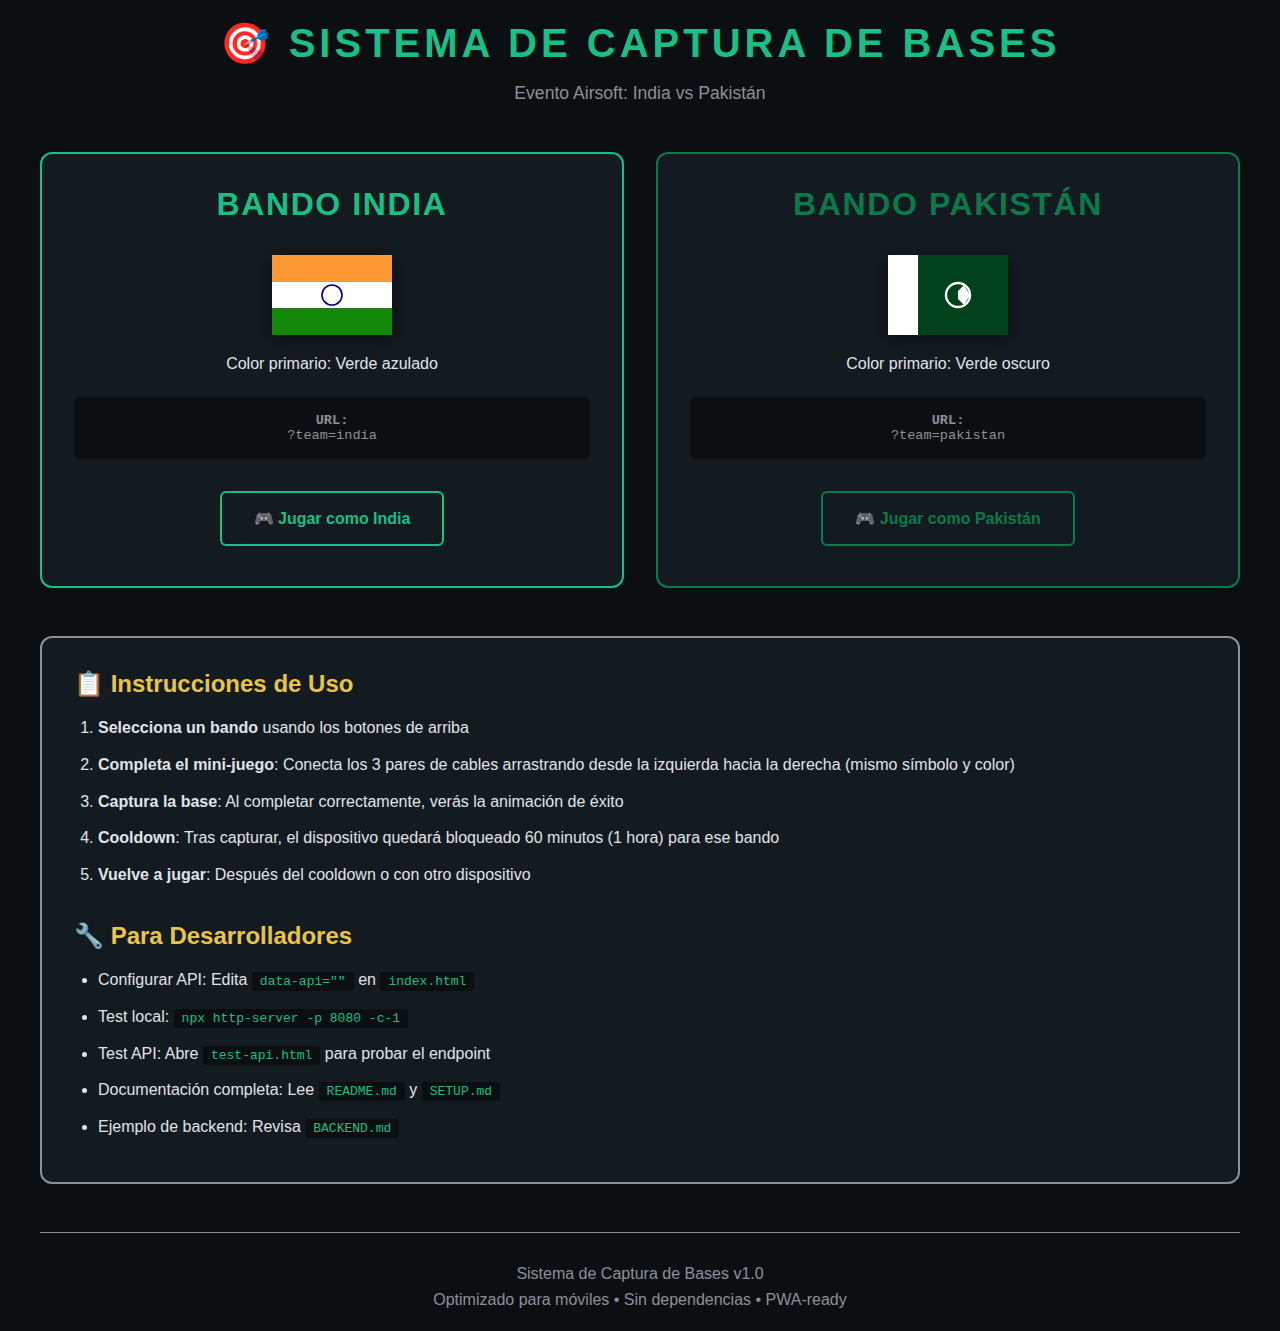
<file: demo.html>
<!DOCTYPE html>
<html lang="es">
<head>
    <meta charset="UTF-8">
    <meta name="viewport" content="width=device-width, initial-scale=1.0">
    <title>Demo - Bandos Airsoft</title>
    <style>
        * {
            margin: 0;
            padding: 0;
            box-sizing: border-box;
        }
        body {
            font-family: -apple-system, BlinkMacSystemFont, 'Segoe UI', sans-serif;
            background: #0B0F12;
            color: #E0E4E8;
            padding: 20px;
        }
        .container {
            max-width: 1200px;
            margin: 0 auto;
        }
        h1 {
            text-align: center;
            font-size: 2.5rem;
            margin-bottom: 1rem;
            color: #1BBE84;
            letter-spacing: 0.1em;
        }
        .subtitle {
            text-align: center;
            color: #8A9199;
            margin-bottom: 3rem;
            font-size: 1.1rem;
        }
        .demo-grid {
            display: grid;
            grid-template-columns: repeat(auto-fit, minmax(300px, 1fr));
            gap: 2rem;
            margin-bottom: 3rem;
        }
        .demo-card {
            background: #131A20;
            padding: 2rem;
            border-radius: 12px;
            border: 2px solid;
            text-align: center;
            transition: transform 0.3s ease, box-shadow 0.3s ease;
        }
        .demo-card:hover {
            transform: translateY(-5px);
        }
        .india {
            border-color: #1BBE84;
        }
        .india:hover {
            box-shadow: 0 10px 30px rgba(27, 190, 132, 0.3);
        }
        .pakistan {
            border-color: #0B7A4B;
        }
        .pakistan:hover {
            box-shadow: 0 10px 30px rgba(11, 122, 75, 0.3);
        }
        .demo-card h2 {
            font-size: 2rem;
            margin-bottom: 1rem;
            letter-spacing: 0.05em;
        }
        .india h2 {
            color: #1BBE84;
        }
        .pakistan h2 {
            color: #0B7A4B;
        }
        .flag {
            width: 120px;
            height: 80px;
            margin: 1rem auto;
            filter: drop-shadow(0 4px 8px rgba(0,0,0,0.5));
        }
        .qr-info {
            background: #0B0F12;
            padding: 1rem;
            border-radius: 6px;
            margin: 1.5rem 0;
            font-family: monospace;
            font-size: 0.85rem;
            word-break: break-all;
            color: #8A9199;
        }
        .btn {
            display: inline-block;
            padding: 1rem 2rem;
            margin: 0.5rem;
            background: transparent;
            border: 2px solid;
            border-radius: 6px;
            color: inherit;
            text-decoration: none;
            font-weight: 600;
            transition: all 0.3s ease;
            font-size: 1rem;
        }
        .india .btn {
            border-color: #1BBE84;
            color: #1BBE84;
        }
        .india .btn:hover {
            background: #1BBE84;
            color: #0B0F12;
        }
        .pakistan .btn {
            border-color: #0B7A4B;
            color: #0B7A4B;
        }
        .pakistan .btn:hover {
            background: #0B7A4B;
            color: #E0E4E8;
        }
        .instructions {
            background: #131A20;
            padding: 2rem;
            border-radius: 12px;
            border: 2px solid #8A9199;
            margin-top: 3rem;
        }
        .instructions h3 {
            color: #E8C547;
            margin-bottom: 1rem;
            font-size: 1.5rem;
        }
        .instructions ol {
            margin-left: 1.5rem;
            line-height: 1.8;
        }
        .instructions li {
            margin-bottom: 0.5rem;
        }
        .instructions code {
            background: #0B0F12;
            padding: 2px 8px;
            border-radius: 3px;
            color: #1BBE84;
            font-family: monospace;
        }
        .footer {
            text-align: center;
            margin-top: 3rem;
            padding-top: 2rem;
            border-top: 1px solid #8A9199;
            color: #8A9199;
        }
        @media (max-width: 768px) {
            h1 {
                font-size: 1.8rem;
            }
            .demo-grid {
                grid-template-columns: 1fr;
            }
        }
    </style>
</head>
<body>
    <div class="container">
        <h1>🎯 SISTEMA DE CAPTURA DE BASES</h1>
        <p class="subtitle">Evento Airsoft: India vs Pakistán</p>

        <div class="demo-grid">
            <!-- Bando India -->
            <div class="demo-card india">
                <h2>BANDO INDIA</h2>
                <svg class="flag" viewBox="0 0 60 40">
                    <rect width="60" height="13.33" fill="#FF9933"/>
                    <rect y="13.33" width="60" height="13.33" fill="#FFFFFF"/>
                    <rect y="26.67" width="60" height="13.33" fill="#138808"/>
                    <circle cx="30" cy="20" r="5" fill="none" stroke="#000080" stroke-width="0.8"/>
                </svg>
                <p style="margin-bottom: 1rem;">Color primario: Verde azulado</p>
                <div class="qr-info">
                    <strong>URL:</strong><br>
                    ?team=india
                </div>
                <a href="?team=india" class="btn">🎮 Jugar como India</a>
            </div>

            <!-- Bando Pakistán -->
            <div class="demo-card pakistan">
                <h2>BANDO PAKISTÁN</h2>
                <svg class="flag" viewBox="0 0 60 40">
                    <rect width="60" height="40" fill="#01411C"/>
                    <rect width="15" height="40" fill="#FFFFFF"/>
                    <circle cx="35" cy="20" r="6" fill="none" stroke="#FFFFFF" stroke-width="1.2"/>
                    <path d="M 38 15 L 41 20 L 38 25 L 35 22 L 35 18 Z" fill="#FFFFFF"/>
                </svg>
                <p style="margin-bottom: 1rem;">Color primario: Verde oscuro</p>
                <div class="qr-info">
                    <strong>URL:</strong><br>
                    ?team=pakistan
                </div>
                <a href="?team=pakistan" class="btn">🎮 Jugar como Pakistán</a>
            </div>
        </div>

        <div class="instructions">
            <h3>📋 Instrucciones de Uso</h3>
            <ol>
                <li><strong>Selecciona un bando</strong> usando los botones de arriba</li>
                <li><strong>Completa el mini-juego</strong>: Conecta los 3 pares de cables arrastrando desde la izquierda hacia la derecha (mismo símbolo y color)</li>
                <li><strong>Captura la base</strong>: Al completar correctamente, verás la animación de éxito</li>
                <li><strong>Cooldown</strong>: Tras capturar, el dispositivo quedará bloqueado 60 minutos (1 hora) para ese bando</li>
                <li><strong>Vuelve a jugar</strong>: Después del cooldown o con otro dispositivo</li>
            </ol>

            <h3 style="margin-top: 2rem;">🔧 Para Desarrolladores</h3>
            <ul style="margin-left: 1.5rem; line-height: 1.8;">
                <li>Configurar API: Edita <code>data-api=""</code> en <code>index.html</code></li>
                <li>Test local: <code>npx http-server -p 8080 -c-1</code></li>
                <li>Test API: Abre <code>test-api.html</code> para probar el endpoint</li>
                <li>Documentación completa: Lee <code>README.md</code> y <code>SETUP.md</code></li>
                <li>Ejemplo de backend: Revisa <code>BACKEND.md</code></li>
            </ul>
        </div>

        <div class="footer">
            <p>Sistema de Captura de Bases v1.0</p>
            <p style="margin-top: 0.5rem;">Optimizado para móviles • Sin dependencias • PWA-ready</p>
        </div>
    </div>

    <script>
        // Detectar si ya hay un bando seleccionado
        const urlParams = new URLSearchParams(window.location.search);
        const team = urlParams.get('team');
        
        if (team === 'india' || team === 'pakistan') {
            // Redirigir al juego
            window.location.href = 'index.html' + window.location.search;
        }
    </script>
</body>
</html>
</file>
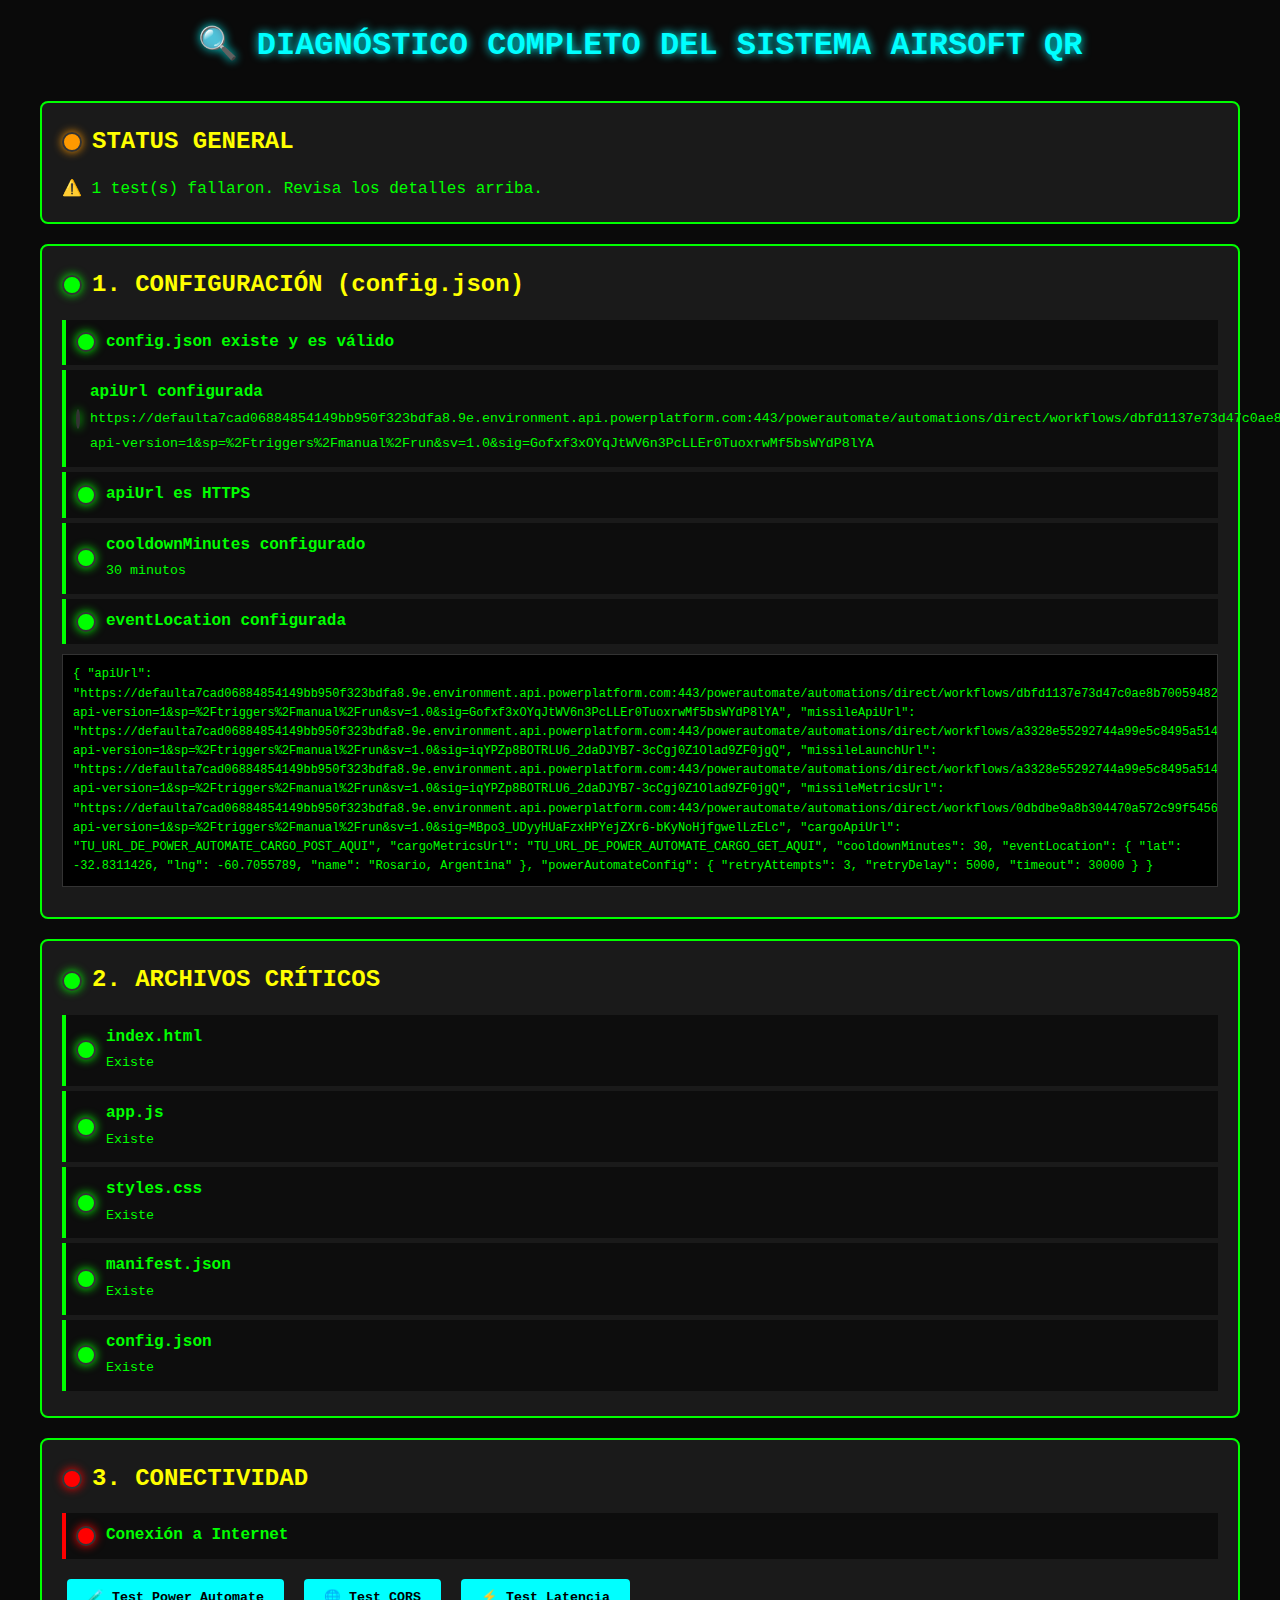
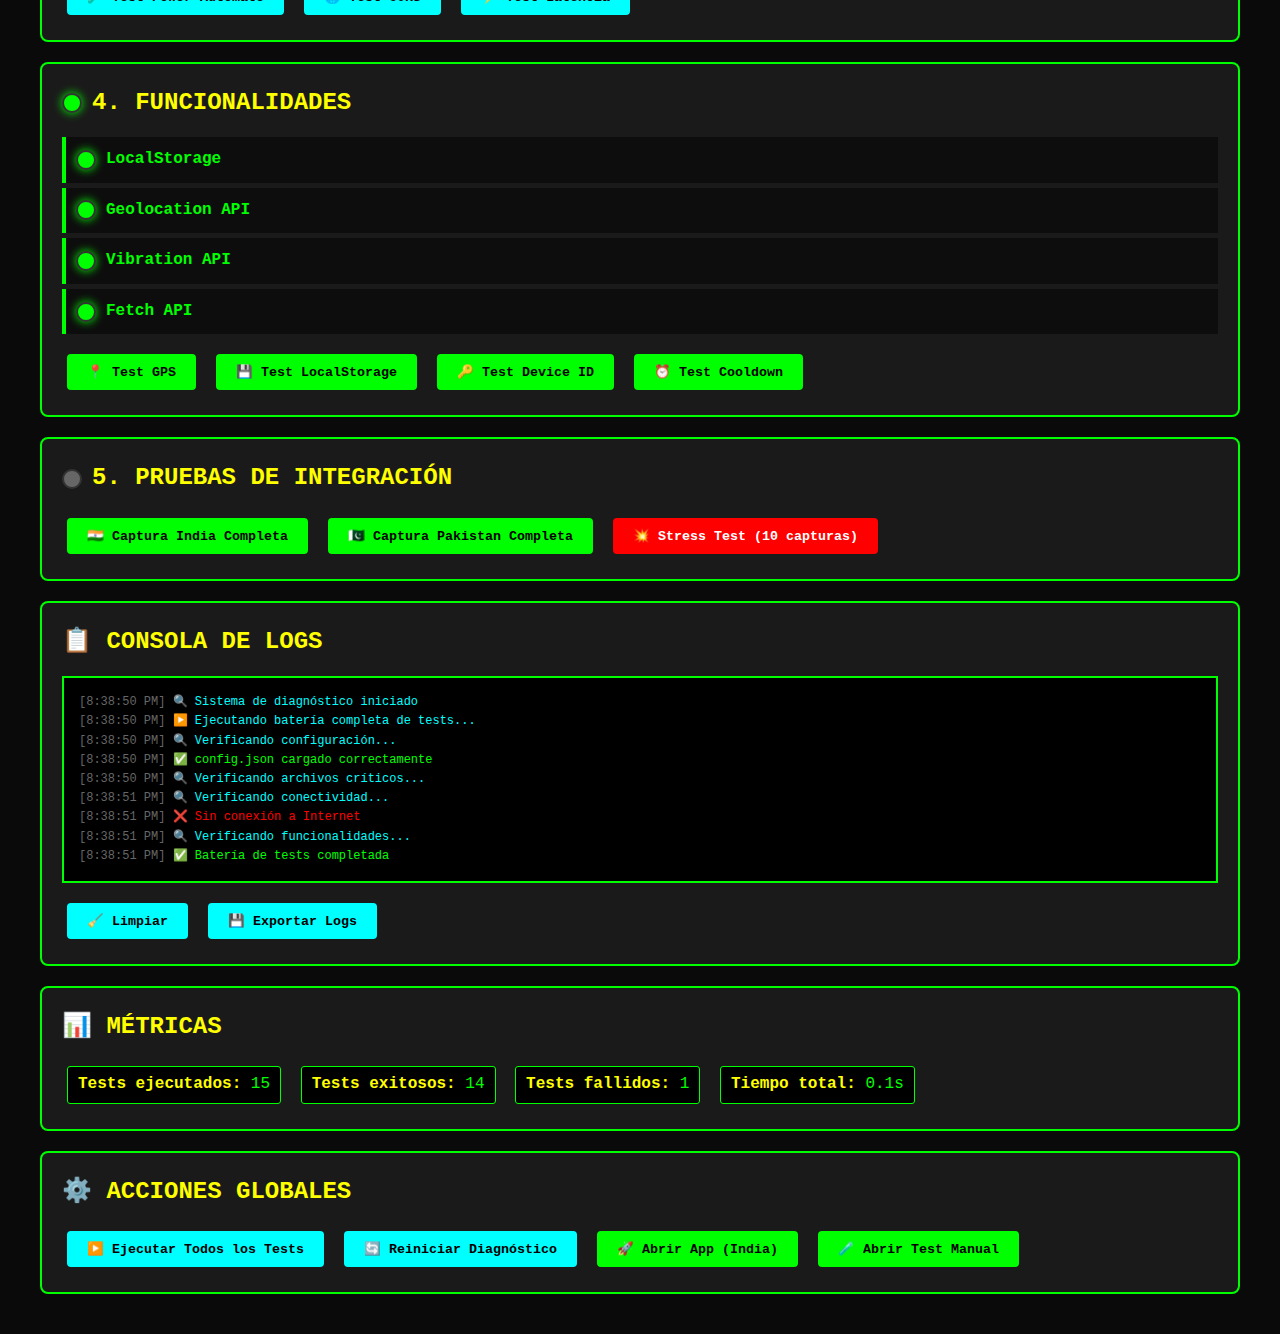
<file: diagnostico.html>
<!DOCTYPE html>
<html lang="es">
<head>
    <meta charset="UTF-8">
    <meta name="viewport" content="width=device-width, initial-scale=1.0">
    <title>🔍 Diagnóstico Completo del Sistema</title>
    <style>
        * { margin: 0; padding: 0; box-sizing: border-box; }
        body {
            font-family: 'Courier New', monospace;
            background: #0a0a0a;
            color: #00ff00;
            padding: 20px;
            line-height: 1.6;
        }
        .container {
            max-width: 1200px;
            margin: 0 auto;
        }
        h1 {
            text-align: center;
            margin-bottom: 30px;
            color: #00ffff;
            text-shadow: 0 0 10px #00ffff;
        }
        .section {
            background: #1a1a1a;
            border: 2px solid #00ff00;
            border-radius: 8px;
            padding: 20px;
            margin-bottom: 20px;
            position: relative;
        }
        .section h2 {
            color: #ffff00;
            margin-bottom: 15px;
            display: flex;
            align-items: center;
            gap: 10px;
        }
        .status {
            display: inline-block;
            width: 20px;
            height: 20px;
            border-radius: 50%;
            border: 2px solid #333;
        }
        .status.ok { background: #00ff00; box-shadow: 0 0 10px #00ff00; }
        .status.error { background: #ff0000; box-shadow: 0 0 10px #ff0000; }
        .status.warning { background: #ff9900; box-shadow: 0 0 10px #ff9900; }
        .status.pending { background: #666; animation: pulse 1s infinite; }
        
        @keyframes pulse {
            0%, 100% { opacity: 0.5; }
            50% { opacity: 1; }
        }
        
        .test-item {
            padding: 10px;
            margin: 5px 0;
            background: #0d0d0d;
            border-left: 4px solid #333;
            display: flex;
            align-items: center;
            gap: 10px;
        }
        .test-item.ok { border-left-color: #00ff00; }
        .test-item.error { border-left-color: #ff0000; }
        .test-item.warning { border-left-color: #ff9900; }
        
        .code-block {
            background: #000;
            border: 1px solid #333;
            padding: 10px;
            margin: 10px 0;
            overflow-x: auto;
            font-size: 12px;
        }
        
        .btn {
            background: #00ff00;
            color: #000;
            border: none;
            padding: 10px 20px;
            cursor: pointer;
            font-weight: bold;
            border-radius: 4px;
            margin: 5px;
            font-family: inherit;
        }
        .btn:hover { background: #00cc00; }
        .btn:disabled { background: #666; cursor: not-allowed; }
        
        .btn-danger { background: #ff0000; color: #fff; }
        .btn-danger:hover { background: #cc0000; }
        
        .btn-info { background: #00ffff; color: #000; }
        .btn-info:hover { background: #00cccc; }
        
        .actions {
            display: flex;
            flex-wrap: wrap;
            gap: 10px;
            margin-top: 15px;
        }
        
        #console {
            background: #000;
            border: 2px solid #00ff00;
            padding: 15px;
            max-height: 400px;
            overflow-y: auto;
            font-size: 12px;
            white-space: pre-wrap;
            word-break: break-all;
        }
        
        .timestamp { color: #666; }
        .log-success { color: #00ff00; }
        .log-error { color: #ff0000; }
        .log-warning { color: #ff9900; }
        .log-info { color: #00ffff; }
        
        .metric {
            display: inline-block;
            padding: 5px 10px;
            background: #000;
            border: 1px solid #00ff00;
            margin: 5px;
            border-radius: 3px;
        }
        
        .metric-label {
            color: #ffff00;
            font-weight: bold;
        }
    </style>
</head>
<body>
    <div class="container">
        <h1>🔍 DIAGNÓSTICO COMPLETO DEL SISTEMA AIRSOFT QR</h1>
        
        <!-- STATUS GENERAL -->
        <div class="section">
            <h2><span class="status pending" id="statusGeneral"></span> STATUS GENERAL</h2>
            <div id="generalInfo">Inicializando diagnóstico...</div>
        </div>
        
        <!-- CONFIGURACIÓN -->
        <div class="section">
            <h2><span class="status pending" id="statusConfig"></span> 1. CONFIGURACIÓN (config.json)</h2>
            <div id="configTests"></div>
            <div class="code-block" id="configData">Cargando...</div>
        </div>
        
        <!-- ARCHIVOS CRÍTICOS -->
        <div class="section">
            <h2><span class="status pending" id="statusFiles"></span> 2. ARCHIVOS CRÍTICOS</h2>
            <div id="fileTests"></div>
        </div>
        
        <!-- CONECTIVIDAD -->
        <div class="section">
            <h2><span class="status pending" id="statusNetwork"></span> 3. CONECTIVIDAD</h2>
            <div id="networkTests"></div>
            <div class="actions">
                <button class="btn btn-info" onclick="testPowerAutomate()">🧪 Test Power Automate</button>
                <button class="btn btn-info" onclick="testCORS()">🌐 Test CORS</button>
                <button class="btn btn-info" onclick="testLatency()">⚡ Test Latencia</button>
            </div>
        </div>
        
        <!-- FUNCIONALIDADES -->
        <div class="section">
            <h2><span class="status pending" id="statusFeatures"></span> 4. FUNCIONALIDADES</h2>
            <div id="featureTests"></div>
            <div class="actions">
                <button class="btn" onclick="testGPS()">📍 Test GPS</button>
                <button class="btn" onclick="testLocalStorage()">💾 Test LocalStorage</button>
                <button class="btn" onclick="testDeviceID()">🔑 Test Device ID</button>
                <button class="btn" onclick="testCooldown()">⏰ Test Cooldown</button>
            </div>
        </div>
        
        <!-- PRUEBAS DE INTEGRACIÓN -->
        <div class="section">
            <h2><span class="status pending" id="statusIntegration"></span> 5. PRUEBAS DE INTEGRACIÓN</h2>
            <div id="integrationTests"></div>
            <div class="actions">
                <button class="btn" onclick="fullCaptureTest('india')">🇮🇳 Captura India Completa</button>
                <button class="btn" onclick="fullCaptureTest('pakistan')">🇵🇰 Captura Pakistan Completa</button>
                <button class="btn btn-danger" onclick="stressTest()">💥 Stress Test (10 capturas)</button>
            </div>
        </div>
        
        <!-- CONSOLA DE LOGS -->
        <div class="section">
            <h2>📋 CONSOLA DE LOGS</h2>
            <div id="console"></div>
            <div class="actions">
                <button class="btn btn-info" onclick="clearConsole()">🧹 Limpiar</button>
                <button class="btn btn-info" onclick="exportLogs()">💾 Exportar Logs</button>
            </div>
        </div>
        
        <!-- MÉTRICAS -->
        <div class="section">
            <h2>📊 MÉTRICAS</h2>
            <div id="metrics">
                <span class="metric"><span class="metric-label">Tests ejecutados:</span> <span id="metricTestsRun">0</span></span>
                <span class="metric"><span class="metric-label">Tests exitosos:</span> <span id="metricTestsPassed">0</span></span>
                <span class="metric"><span class="metric-label">Tests fallidos:</span> <span id="metricTestsFailed">0</span></span>
                <span class="metric"><span class="metric-label">Tiempo total:</span> <span id="metricTime">0s</span></span>
            </div>
        </div>
        
        <!-- ACCIONES GLOBALES -->
        <div class="section">
            <h2>⚙️ ACCIONES GLOBALES</h2>
            <div class="actions">
                <button class="btn btn-info" onclick="runAllTests()">▶️ Ejecutar Todos los Tests</button>
                <button class="btn btn-info" onclick="location.reload()">🔄 Reiniciar Diagnóstico</button>
                <button class="btn" onclick="window.open('index.html?team=india', '_blank')">🚀 Abrir App (India)</button>
                <button class="btn" onclick="window.open('test-capture.html', '_blank')">🧪 Abrir Test Manual</button>
            </div>
        </div>
    </div>

    <script>
        // ============================
        // SISTEMA DE LOGGING
        // ============================
        const logs = [];
        let metrics = { run: 0, passed: 0, failed: 0, startTime: Date.now() };
        
        function log(message, type = 'info') {
            const timestamp = new Date().toLocaleTimeString();
            const logEntry = { timestamp, message, type };
            logs.push(logEntry);
            
            const console = document.getElementById('console');
            const line = document.createElement('div');
            line.innerHTML = `<span class="timestamp">[${timestamp}]</span> <span class="log-${type}">${message}</span>`;
            console.appendChild(line);
            console.scrollTop = console.scrollHeight;
        }
        
        function clearConsole() {
            document.getElementById('console').innerHTML = '';
            logs.length = 0;
        }
        
        function exportLogs() {
            const blob = new Blob([JSON.stringify(logs, null, 2)], { type: 'application/json' });
            const url = URL.createObjectURL(blob);
            const a = document.createElement('a');
            a.href = url;
            a.download = `diagnostico-${Date.now()}.json`;
            a.click();
            log('📥 Logs exportados', 'success');
        }
        
        function updateMetrics() {
            document.getElementById('metricTestsRun').textContent = metrics.run;
            document.getElementById('metricTestsPassed').textContent = metrics.passed;
            document.getElementById('metricTestsFailed').textContent = metrics.failed;
            const elapsed = ((Date.now() - metrics.startTime) / 1000).toFixed(1);
            document.getElementById('metricTime').textContent = elapsed + 's';
        }
        
        // ============================
        // SISTEMA DE TESTS
        // ============================
        function setStatus(elementId, status) {
            const el = document.getElementById(elementId);
            el.className = `status ${status}`;
        }
        
        function addTestResult(containerId, testName, passed, details = '') {
            const container = document.getElementById(containerId);
            const item = document.createElement('div');
            item.className = `test-item ${passed ? 'ok' : 'error'}`;
            item.innerHTML = `
                <span class="status ${passed ? 'ok' : 'error'}"></span>
                <div>
                    <strong>${testName}</strong>
                    ${details ? `<br><small>${details}</small>` : ''}
                </div>
            `;
            container.appendChild(item);
            
            metrics.run++;
            if (passed) metrics.passed++;
            else metrics.failed++;
            updateMetrics();
        }
        
        // ============================
        // TESTS DE CONFIGURACIÓN
        // ============================
        let CONFIG = null;
        
        async function testConfiguration() {
            log('🔍 Verificando configuración...', 'info');
            const container = document.getElementById('configTests');
            container.innerHTML = '';
            
            try {
                const response = await fetch('config.json');
                if (!response.ok) throw new Error('No se pudo cargar config.json');
                
                CONFIG = await response.json();
                document.getElementById('configData').textContent = JSON.stringify(CONFIG, null, 2);
                
                // Test 1: Archivo existe
                addTestResult('configTests', 'config.json existe y es válido', true);
                log('✅ config.json cargado correctamente', 'success');
                
                // Test 2: apiUrl presente
                const hasApiUrl = CONFIG.apiUrl && CONFIG.apiUrl.length > 0;
                addTestResult('configTests', 'apiUrl configurada', hasApiUrl, 
                    hasApiUrl ? CONFIG.apiUrl : 'apiUrl no encontrada o vacía');
                
                // Test 3: apiUrl válida
                const isValidUrl = CONFIG.apiUrl && CONFIG.apiUrl.startsWith('https://');
                addTestResult('configTests', 'apiUrl es HTTPS', isValidUrl);
                
                // Test 4: Cooldown configurado
                const hasCooldown = typeof CONFIG.cooldownMinutes === 'number';
                addTestResult('configTests', 'cooldownMinutes configurado', hasCooldown,
                    hasCooldown ? `${CONFIG.cooldownMinutes} minutos` : 'No configurado');
                
                // Test 5: Ubicación del evento
                const hasLocation = CONFIG.eventLocation && CONFIG.eventLocation.lat && CONFIG.eventLocation.lng;
                addTestResult('configTests', 'eventLocation configurada', hasLocation);
                
                const allPassed = hasApiUrl && isValidUrl && hasCooldown && hasLocation;
                setStatus('statusConfig', allPassed ? 'ok' : 'warning');
                
            } catch (error) {
                log(`❌ Error cargando config: ${error.message}`, 'error');
                addTestResult('configTests', 'Cargar config.json', false, error.message);
                setStatus('statusConfig', 'error');
                document.getElementById('configData').textContent = 'ERROR: ' + error.message;
            }
        }
        
        // ============================
        // TESTS DE ARCHIVOS
        // ============================
        async function testFiles() {
            log('🔍 Verificando archivos críticos...', 'info');
            const container = document.getElementById('fileTests');
            container.innerHTML = '';
            
            const files = [
                'index.html',
                'app.js',
                'styles.css',
                'manifest.json',
                'config.json'
            ];
            
            let allOk = true;
            for (const file of files) {
                try {
                    const response = await fetch(file, { method: 'HEAD' });
                    const exists = response.ok;
                    addTestResult('fileTests', file, exists, exists ? 'Existe' : 'No encontrado');
                    if (!exists) allOk = false;
                } catch (error) {
                    addTestResult('fileTests', file, false, 'Error al verificar');
                    allOk = false;
                }
            }
            
            setStatus('statusFiles', allOk ? 'ok' : 'error');
        }
        
        // ============================
        // TESTS DE CONECTIVIDAD
        // ============================
        async function testNetwork() {
            log('🔍 Verificando conectividad...', 'info');
            const container = document.getElementById('networkTests');
            container.innerHTML = '';
            
            // Test 1: Internet
            try {
                await fetch('https://www.google.com', { mode: 'no-cors' });
                addTestResult('networkTests', 'Conexión a Internet', true);
                log('✅ Conexión a Internet OK', 'success');
            } catch {
                addTestResult('networkTests', 'Conexión a Internet', false);
                log('❌ Sin conexión a Internet', 'error');
                setStatus('statusNetwork', 'error');
                return;
            }
            
            setStatus('statusNetwork', 'ok');
        }
        
        async function testPowerAutomate() {
            if (!CONFIG) {
                log('❌ Config no cargada', 'error');
                return;
            }
            
            log('🧪 Testeando conexión a Power Automate...', 'info');
            
            const testPayload = {
                team: 'india',
                ts: new Date().toISOString(),
                deviceId: 'diagnostic-test-' + Date.now(),
                userAgent: 'DiagnosticTool/1.0',
                location: CONFIG.eventLocation ? {
                    lat: CONFIG.eventLocation.lat,
                    lng: CONFIG.eventLocation.lng,
                    accuracy: 10
                } : null
            };
            
            try {
                const startTime = Date.now();
                const response = await fetch(CONFIG.apiUrl, {
                    method: 'POST',
                    headers: { 'Content-Type': 'application/json' },
                    body: JSON.stringify(testPayload)
                });
                const elapsed = Date.now() - startTime;
                
                const text = await response.text();
                let data;
                try { data = JSON.parse(text); } catch { data = text; }
                
                if (response.ok) {
                    log(`✅ Power Automate respondió OK (${elapsed}ms)`, 'success');
                    log(`Respuesta: ${JSON.stringify(data, null, 2)}`, 'info');
                    addTestResult('networkTests', 'Conexión Power Automate', true, `${elapsed}ms`);
                } else {
                    log(`⚠️ Power Automate respondió ${response.status}`, 'warning');
                    log(`Respuesta: ${JSON.stringify(data, null, 2)}`, 'warning');
                    addTestResult('networkTests', 'Conexión Power Automate', false, 
                        `HTTP ${response.status}: ${JSON.stringify(data)}`);
                }
            } catch (error) {
                log(`❌ Error conectando a Power Automate: ${error.message}`, 'error');
                addTestResult('networkTests', 'Conexión Power Automate', false, error.message);
            }
        }
        
        async function testCORS() {
            if (!CONFIG) return;
            
            log('🌐 Testeando CORS...', 'info');
            try {
                const response = await fetch(CONFIG.apiUrl, {
                    method: 'OPTIONS',
                    headers: { 'Content-Type': 'application/json' }
                });
                log(`✅ Preflight OK`, 'success');
            } catch (error) {
                log(`⚠️ Preflight: ${error.message}`, 'warning');
            }
        }
        
        async function testLatency() {
            if (!CONFIG) return;
            
            log('⚡ Midiendo latencia...', 'info');
            const times = [];
            
            for (let i = 0; i < 3; i++) {
                try {
                    const start = Date.now();
                    await fetch(CONFIG.apiUrl, { method: 'HEAD' });
                    const elapsed = Date.now() - start;
                    times.push(elapsed);
                    log(`Intento ${i+1}: ${elapsed}ms`, 'info');
                } catch (error) {
                    log(`Intento ${i+1}: ERROR`, 'error');
                }
            }
            
            if (times.length > 0) {
                const avg = (times.reduce((a, b) => a + b, 0) / times.length).toFixed(0);
                log(`📊 Latencia promedio: ${avg}ms`, 'success');
            }
        }
        
        // ============================
        // TESTS DE FUNCIONALIDADES
        // ============================
        async function testFeatures() {
            log('🔍 Verificando funcionalidades...', 'info');
            const container = document.getElementById('featureTests');
            container.innerHTML = '';
            
            // Test LocalStorage
            try {
                localStorage.setItem('test', 'test');
                localStorage.removeItem('test');
                addTestResult('featureTests', 'LocalStorage', true);
            } catch {
                addTestResult('featureTests', 'LocalStorage', false);
            }
            
            // Test Geolocation API
            const hasGeo = 'geolocation' in navigator;
            addTestResult('featureTests', 'Geolocation API', hasGeo);
            
            // Test Vibration API
            const hasVibrate = 'vibrate' in navigator;
            addTestResult('featureTests', 'Vibration API', hasVibrate);
            
            // Test Fetch API
            const hasFetch = 'fetch' in window;
            addTestResult('featureTests', 'Fetch API', hasFetch);
            
            setStatus('statusFeatures', 'ok');
        }
        
        async function testGPS() {
            log('📍 Solicitando ubicación GPS...', 'info');
            
            if (!('geolocation' in navigator)) {
                log('❌ Geolocation API no disponible', 'error');
                return;
            }
            
            navigator.geolocation.getCurrentPosition(
                (position) => {
                    log(`✅ GPS obtenido: ${position.coords.latitude}, ${position.coords.longitude}`, 'success');
                    log(`Precisión: ±${position.coords.accuracy}m`, 'info');
                    addTestResult('featureTests', 'GPS Real', true, 
                        `±${position.coords.accuracy.toFixed(0)}m`);
                },
                (error) => {
                    log(`❌ Error GPS: ${error.message}`, 'error');
                    addTestResult('featureTests', 'GPS Real', false, error.message);
                },
                { enableHighAccuracy: true, timeout: 10000 }
            );
        }
        
        function testLocalStorage() {
            log('💾 Testeando LocalStorage...', 'info');
            try {
                const testData = { test: Date.now() };
                localStorage.setItem('diagnostic-test', JSON.stringify(testData));
                const retrieved = JSON.parse(localStorage.getItem('diagnostic-test'));
                localStorage.removeItem('diagnostic-test');
                
                const success = retrieved.test === testData.test;
                log(success ? '✅ LocalStorage funciona' : '❌ LocalStorage falla', 
                    success ? 'success' : 'error');
            } catch (error) {
                log(`❌ Error LocalStorage: ${error.message}`, 'error');
            }
        }
        
        function testDeviceID() {
            log('🔑 Testeando Device ID...', 'info');
            
            // Simular getOrCreateDeviceId
            let id = localStorage.getItem('deviceId');
            if (!id) {
                id = 'test-' + Date.now();
                localStorage.setItem('deviceId', id);
                log(`✅ Device ID creado: ${id}`, 'success');
            } else {
                log(`✅ Device ID existente: ${id}`, 'success');
            }
        }
        
        function testCooldown() {
            log('⏰ Testeando sistema de Cooldown...', 'info');
            
            const team = 'india';
            const key = `captureCooldown:${team}`;
            
            // Simular captura
            localStorage.setItem(key, Date.now().toString());
            log(`✅ Cooldown activado para ${team}`, 'success');
            
            // Verificar cooldown
            const timestamp = parseInt(localStorage.getItem(key), 10);
            const elapsed = Date.now() - timestamp;
            log(`⏱️ Tiempo transcurrido: ${(elapsed/1000).toFixed(1)}s`, 'info');
            
            // Limpiar
            localStorage.removeItem(key);
            log('🧹 Cooldown limpiado', 'info');
        }
        
        // ============================
        // TESTS DE INTEGRACIÓN
        // ============================
        async function fullCaptureTest(team) {
            if (!CONFIG) {
                log('❌ Config no cargada', 'error');
                return;
            }
            
            log(`🚀 Iniciando test de captura completa para ${team}...`, 'info');
            
            const payload = {
                team: team,
                ts: new Date().toISOString(),
                deviceId: 'integration-test-' + Date.now(),
                userAgent: navigator.userAgent,
                location: CONFIG.eventLocation ? {
                    lat: CONFIG.eventLocation.lat,
                    lng: CONFIG.eventLocation.lng,
                    accuracy: 10
                } : null
            };
            
            try {
                const response = await fetch(CONFIG.apiUrl, {
                    method: 'POST',
                    headers: { 'Content-Type': 'application/json' },
                    body: JSON.stringify(payload)
                });
                
                const text = await response.text();
                let data;
                try { data = JSON.parse(text); } catch { data = text; }
                
                if (response.ok) {
                    log(`✅ Captura ${team} exitosa`, 'success');
                    log(`Respuesta: ${JSON.stringify(data, null, 2)}`, 'success');
                    addTestResult('integrationTests', `Captura ${team}`, true);
                } else {
                    log(`⚠️ Captura ${team} falló (${response.status})`, 'warning');
                    log(`Respuesta: ${JSON.stringify(data, null, 2)}`, 'warning');
                    addTestResult('integrationTests', `Captura ${team}`, false, 
                        `HTTP ${response.status}`);
                }
            } catch (error) {
                log(`❌ Error en captura ${team}: ${error.message}`, 'error');
                addTestResult('integrationTests', `Captura ${team}`, false, error.message);
            }
        }
        
        async function stressTest() {
            if (!CONFIG) return;
            
            log('💥 Iniciando stress test (10 capturas)...', 'warning');
            const promises = [];
            
            for (let i = 0; i < 10; i++) {
                const team = i % 2 === 0 ? 'india' : 'pakistan';
                const payload = {
                    team: team,
                    ts: new Date().toISOString(),
                    deviceId: `stress-test-${i}-${Date.now()}`,
                    userAgent: 'StressTest/1.0',
                    location: null
                };
                
                promises.push(
                    fetch(CONFIG.apiUrl, {
                        method: 'POST',
                        headers: { 'Content-Type': 'application/json' },
                        body: JSON.stringify(payload)
                    })
                    .then(r => ({ ok: r.ok, status: r.status, index: i }))
                    .catch(e => ({ ok: false, error: e.message, index: i }))
                );
            }
            
            const results = await Promise.all(promises);
            const successful = results.filter(r => r.ok).length;
            
            log(`📊 Stress test completado: ${successful}/10 exitosos`, 
                successful === 10 ? 'success' : 'warning');
            
            results.forEach(r => {
                log(`  ${r.index + 1}. ${r.ok ? '✅' : '❌'} ${r.ok ? r.status : r.error}`, 
                    r.ok ? 'success' : 'error');
            });
        }
        
        // ============================
        // EJECUTAR TODOS LOS TESTS
        // ============================
        async function runAllTests() {
            log('▶️ Ejecutando batería completa de tests...', 'info');
            metrics = { run: 0, passed: 0, failed: 0, startTime: Date.now() };
            
            await testConfiguration();
            await testFiles();
            await testNetwork();
            await testFeatures();
            
            log('✅ Batería de tests completada', 'success');
            
            const allOk = metrics.failed === 0;
            setStatus('statusGeneral', allOk ? 'ok' : 'warning');
            document.getElementById('generalInfo').innerHTML = 
                allOk 
                ? '✅ Todos los tests pasaron. El sistema está listo para usar.' 
                : `⚠️ ${metrics.failed} test(s) fallaron. Revisa los detalles arriba.`;
        }
        
        // ============================
        // INICIALIZACIÓN
        // ============================
        document.addEventListener('DOMContentLoaded', () => {
            log('🔍 Sistema de diagnóstico iniciado', 'info');
            runAllTests();
        });
    </script>
</body>
</html>
</file>
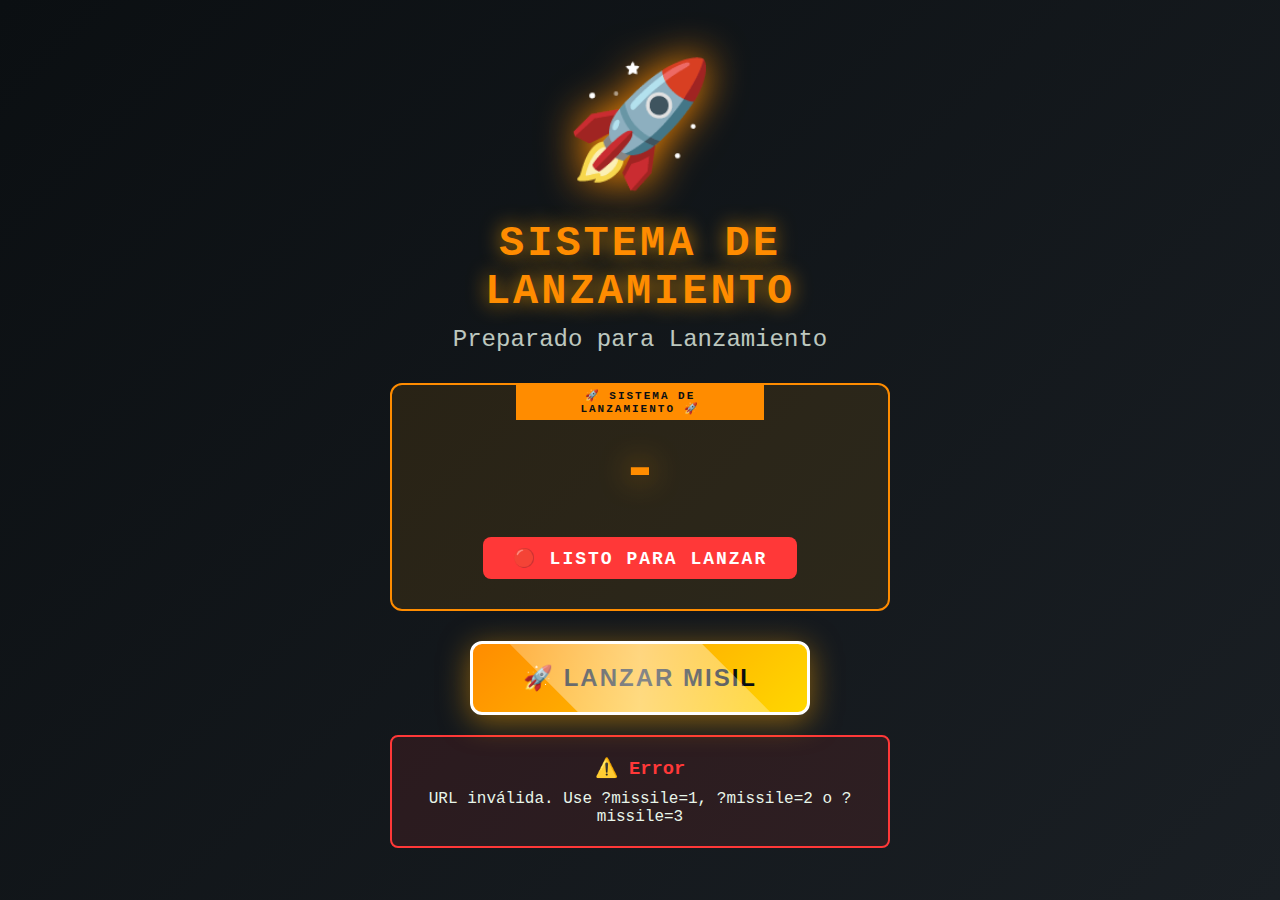
<file: lanzar-misil.html>
<!DOCTYPE html>
<html lang="es">
<head>
    <meta charset="UTF-8">
    <meta name="viewport" content="width=device-width, initial-scale=1.0">
    <title>🚀 Lanzamiento de Misil - Airsoft QR</title>
    <style>
        * {
            margin: 0;
            padding: 0;
            box-sizing: border-box;
        }

        :root {
            --missile-red: #FF3838;
            --missile-orange: #FF8C00;
            --missile-blue: #00A8FF;
            --missile-yellow: #FFD700;
            --missile-glow: rgba(255, 165, 0, 0.8);
            --bg-dark: #0B0F12;
            --text-light: #E8F5E9;
        }

        body {
            font-family: 'Courier New', monospace;
            background: linear-gradient(135deg, #0B0F12 0%, #1a1f24 100%);
            color: var(--text-light);
            min-height: 100vh;
            display: flex;
            flex-direction: column;
            justify-content: center;
            align-items: center;
            padding: 20px;
            overflow: hidden;
        }

        .missile-container {
            text-align: center;
            max-width: 500px;
            width: 100%;
            animation: fadeIn 0.5s ease-in;
        }

        @keyframes fadeIn {
            from { opacity: 0; transform: translateY(-20px); }
            to { opacity: 1; transform: translateY(0); }
        }

        /* Animación de alerta de lanzamiento */
        .launch-pulse {
            animation: launchPulse 1s ease-in-out infinite;
        }

        @keyframes launchPulse {
            0%, 100% { 
                box-shadow: 0 0 40px var(--missile-glow),
                           inset 0 0 30px rgba(255, 165, 0, 0.3);
            }
            50% { 
                box-shadow: 0 0 80px var(--missile-glow),
                           inset 0 0 50px rgba(255, 165, 0, 0.5);
            }
        }

        /* Icono de misil */
        .missile-icon {
            font-size: 120px;
            margin-bottom: 20px;
            text-shadow: 0 0 40px var(--missile-orange);
            animation: rocketFloat 1.5s ease-in-out infinite;
        }

        @keyframes rocketFloat {
            0%, 100% { transform: translateY(0) rotate(-45deg); }
            50% { transform: translateY(-15px) rotate(-45deg); }
        }

        /* Título */
        .missile-title {
            font-size: clamp(24px, 6vw, 42px);
            font-weight: bold;
            text-transform: uppercase;
            letter-spacing: 3px;
            margin-bottom: 10px;
            color: var(--missile-orange);
            text-shadow: 0 0 20px var(--missile-glow);
        }

        .missile-subtitle {
            font-size: clamp(16px, 4vw, 24px);
            margin-bottom: 30px;
            opacity: 0.8;
        }

        /* Panel de información */
        .info-panel {
            background: rgba(255, 165, 0, 0.1);
            border: 2px solid var(--missile-orange);
            border-radius: 12px;
            padding: 30px;
            margin-bottom: 30px;
            position: relative;
            overflow: hidden;
        }

        .info-panel::before {
            content: '🚀 SISTEMA DE LANZAMIENTO 🚀';
            position: absolute;
            top: -1px;
            left: 50%;
            transform: translateX(-50%);
            background: var(--missile-orange);
            color: #0B0F12;
            padding: 5px 20px;
            font-size: 11px;
            font-weight: bold;
            letter-spacing: 2px;
        }

        .missile-id {
            font-size: 64px;
            font-weight: bold;
            color: var(--missile-orange);
            margin: 20px 0;
            text-shadow: 0 0 30px var(--missile-glow);
        }

        .status-badge {
            display: inline-block;
            padding: 10px 30px;
            border-radius: 8px;
            font-size: 18px;
            font-weight: bold;
            text-transform: uppercase;
            letter-spacing: 2px;
            margin-top: 10px;
        }

        .status-badge.armed {
            background: var(--missile-red);
            color: white;
            animation: pulse 1s ease-in-out infinite;
        }

        .status-badge.launched {
            background: var(--missile-orange);
            color: white;
        }

        .status-badge.deactivated {
            background: #555;
            color: #999;
        }

        @keyframes pulse {
            0%, 100% { transform: scale(1); }
            50% { transform: scale(1.05); }
        }

        /* Botón de lanzamiento */
        .launch-btn {
            display: inline-flex;
            align-items: center;
            justify-content: center;
            gap: 15px;
            padding: 20px 50px;
            font-size: 24px;
            font-weight: bold;
            text-transform: uppercase;
            letter-spacing: 2px;
            background: linear-gradient(135deg, var(--missile-orange), var(--missile-yellow));
            border: 3px solid white;
            border-radius: 12px;
            color: #0B0F12;
            cursor: pointer;
            transition: all 0.3s ease;
            box-shadow: 0 6px 30px rgba(255, 165, 0, 0.5);
            position: relative;
            overflow: hidden;
        }

        .launch-btn:hover {
            transform: translateY(-3px) scale(1.05);
            box-shadow: 0 8px 40px rgba(255, 165, 0, 0.8);
        }

        .launch-btn:active {
            transform: translateY(-1px);
        }

        .launch-btn::before {
            content: '';
            position: absolute;
            top: -50%;
            left: -50%;
            width: 200%;
            height: 200%;
            background: linear-gradient(
                45deg,
                transparent,
                rgba(255, 255, 255, 0.5),
                transparent
            );
            transform: rotate(45deg);
            animation: shimmer 2s infinite;
        }

        @keyframes shimmer {
            0% { transform: translateX(-100%) translateY(-100%) rotate(45deg); }
            100% { transform: translateX(100%) translateY(100%) rotate(45deg); }
        }

        .launch-btn.disabled {
            background: #555;
            cursor: not-allowed;
            opacity: 0.5;
            pointer-events: none;
        }

        .launch-btn .spinner {
            display: none;
            width: 24px;
            height: 24px;
            border: 3px solid rgba(0, 0, 0, 0.3);
            border-top-color: #0B0F12;
            border-radius: 50%;
            animation: spin 0.8s linear infinite;
        }

        .launch-btn.loading .spinner {
            display: block;
        }

        @keyframes spin {
            to { transform: rotate(360deg); }
        }

        /* Pantalla de éxito (lanzamiento) */
        .success-screen {
            display: none;
            text-align: center;
            animation: rocketLaunch 1s cubic-bezier(0.175, 0.885, 0.32, 1.275);
        }

        .success-screen.active {
            display: block;
        }

        @keyframes rocketLaunch {
            0% { transform: translateY(100vh) scale(0.5); opacity: 0; }
            60% { transform: translateY(-20px) scale(1.1); opacity: 1; }
            100% { transform: translateY(0) scale(1); opacity: 1; }
        }

        .success-icon {
            font-size: 150px;
            margin-bottom: 20px;
            animation: rocketFly 1.5s ease-in-out infinite;
        }

        @keyframes rocketFly {
            0%, 100% { transform: translateY(0) rotate(-45deg); }
            50% { transform: translateY(-20px) rotate(-35deg); }
        }

        .success-title {
            font-size: 36px;
            color: var(--missile-orange);
            text-shadow: 0 0 30px var(--missile-glow);
            margin-bottom: 20px;
            animation: textGlow 1.5s ease-in-out infinite;
        }

        @keyframes textGlow {
            0%, 100% { text-shadow: 0 0 20px var(--missile-glow); }
            50% { text-shadow: 0 0 40px var(--missile-glow); }
        }

        .success-message {
            font-size: 18px;
            opacity: 0.8;
            margin-bottom: 10px;
        }

        .timestamp {
            font-size: 14px;
            opacity: 0.6;
            margin-top: 20px;
        }

        /* Explosión de partículas */
        .explosion {
            position: fixed;
            top: 50%;
            left: 50%;
            transform: translate(-50%, -50%);
            pointer-events: none;
        }

        .particle {
            position: absolute;
            width: 10px;
            height: 10px;
            background: var(--missile-orange);
            border-radius: 50%;
            opacity: 0;
            animation: explode 1s ease-out forwards;
        }

        @keyframes explode {
            0% { transform: translate(0, 0) scale(1); opacity: 1; }
            100% { transform: translate(var(--x), var(--y)) scale(0); opacity: 0; }
        }

        /* Error Message */
        .error-message {
            background: rgba(255, 56, 56, 0.1);
            border: 2px solid var(--missile-red);
            border-radius: 8px;
            padding: 20px;
            margin-top: 20px;
            display: none;
        }

        .error-message.active {
            display: block;
            animation: shake 0.5s ease-in-out;
        }

        @keyframes shake {
            0%, 100% { transform: translateX(0); }
            25% { transform: translateX(-10px); }
            75% { transform: translateX(10px); }
        }

        .error-message h3 {
            color: var(--missile-red);
            margin-bottom: 10px;
        }

        /* Responsive */
        @media (max-width: 600px) {
            .missile-icon {
                font-size: 80px;
            }

            .info-panel {
                padding: 25px 15px;
            }

            .launch-btn {
                padding: 15px 30px;
                font-size: 18px;
            }
        }
    </style>
</head>
<body>
    <div class="missile-container">
        <!-- Pantalla de estado del misil -->
        <div id="missileStatus">
            <div class="missile-icon">🚀</div>
            <h1 class="missile-title" id="missileTitle">SISTEMA DE LANZAMIENTO</h1>
            <p class="missile-subtitle">Preparado para Lanzamiento</p>

            <div class="info-panel launch-pulse">
                <div class="missile-id" id="missileNumber">-</div>
                <div class="status-badge armed" id="statusBadge">🔴 LISTO PARA LANZAR</div>
            </div>

            <button class="launch-btn" id="launchBtn">
                <span class="spinner"></span>
                <span class="btn-text">🚀 LANZAR MISIL</span>
            </button>

            <div class="error-message" id="errorMessage">
                <h3>⚠️ Error</h3>
                <p id="errorText"></p>
            </div>
        </div>

        <!-- Pantalla de éxito -->
        <div class="success-screen" id="successScreen">
            <div class="success-icon">🚀💨</div>
            <h2 class="success-title">¡MISIL LANZADO!</h2>
            <p class="success-message">El misil ha sido lanzado con éxito</p>
            <p class="success-message" id="launchMessage">-</p>
            <p class="timestamp" id="timestampDisplay">-</p>
        </div>
    </div>

    <div class="explosion" id="explosion"></div>

    <script>
        // ============================================
        // CONFIGURACIÓN
        // ============================================
        
        let CONFIG = null;
        let currentMissile = null;
        let deviceId = null;

        // Cargar configuración desde config.json
        async function loadConfig() {
            try {
                const response = await fetch('config.json');
                if (response.ok) {
                    CONFIG = await response.json();
                    console.log('✅ Configuración cargada:', CONFIG);
                } else {
                    console.warn('⚠️ No se pudo cargar config.json');
                }
            } catch (error) {
                console.warn('⚠️ Error cargando config.json:', error);
            }
        }

        // ============================================
        // INICIALIZACIÓN
        // ============================================

        document.addEventListener('DOMContentLoaded', async () => {
            await loadConfig();
            deviceId = getOrCreateDeviceId();
            
            const missileId = getMissileFromURL();
            
            if (missileId && (missileId === '1' || missileId === '2' || missileId === '3')) {
                currentMissile = missileId;
                await checkMissileStatus();
            } else {
                showError('URL inválida. Use ?missile=1, ?missile=2 o ?missile=3');
            }

            // Event listener para botón de lanzamiento
            document.getElementById('launchBtn').addEventListener('click', launchMissile);
        });

        // ============================================
        // UTILIDADES
        // ============================================

        function getOrCreateDeviceId() {
            let id = localStorage.getItem('deviceId');
            if (!id) {
                id = 'xxxxxxxx-xxxx-4xxx-yxxx-xxxxxxxxxxxx'.replace(/[xy]/g, (c) => {
                    const r = Math.random() * 16 | 0;
                    const v = c === 'x' ? r : (r & 0x3 | 0x8);
                    return v.toString(16);
                });
                localStorage.setItem('deviceId', id);
            }
            return id;
        }

        function getMissileFromURL() {
            const params = new URLSearchParams(window.location.search);
            return params.get('missile');
        }

        function getApiUrl() {
            if (CONFIG && CONFIG.missileLaunchUrl) {
                return CONFIG.missileLaunchUrl;
            }
            // Fallback al missileApiUrl con action=launch
            if (CONFIG && CONFIG.missileApiUrl) {
                return CONFIG.missileApiUrl;
            }
            console.error('❌ No se encontró API URL en config.json');
            return null;
        }

        function formatDate(isoString) {
            const date = new Date(isoString);
            return date.toLocaleString('es-AR', {
                day: '2-digit',
                month: '2-digit',
                year: 'numeric',
                hour: '2-digit',
                minute: '2-digit',
                second: '2-digit'
            });
        }

        function vibrate(pattern) {
            if ('vibrate' in navigator) {
                navigator.vibrate(pattern);
            }
        }

        // ============================================
        // VERIFICAR ESTADO DEL MISIL
        // ============================================

        async function checkMissileStatus() {
            document.getElementById('missileNumber').textContent = `MISIL ${currentMissile}`;
            
            if (!CONFIG || !CONFIG.missileMetricsUrl) {
                console.warn('⚠️ missileMetricsUrl no configurado');
                return;
            }

            try {
                const response = await fetch(CONFIG.missileMetricsUrl, {
                    method: 'GET'
                });

                if (!response.ok) {
                    throw new Error(`HTTP ${response.status}`);
                }

                const data = await response.json();
                console.log('Estado de misiles:', data);
                
                let missileData;
                if (data.body && data.body.value) {
                    missileData = data.body.value;
                } else if (data.value) {
                    missileData = data.value;
                } else {
                    console.warn('Formato de respuesta desconocido');
                    return;
                }

                const missile = missileData.find(m => m.Title === currentMissile.toString());
                
                if (missile) {
                    const status = missile.field_1;
                    if (status === 'Lanzado') {
                        showAlreadyLaunched(missile.Modified);
                    } else if (status === 'Desactivado') {
                        showAlreadyDeactivated(missile.Modified);
                    }
                }
                
            } catch (error) {
                console.warn('⚠️ Error verificando estado:', error);
            }
        }

        // ============================================
        // LANZAR MISIL
        // ============================================

        async function launchMissile() {
            const btn = document.getElementById('launchBtn');
            const errorMessage = document.getElementById('errorMessage');
            
            btn.classList.add('loading');
            errorMessage.classList.remove('active');
            vibrate(100);

            // Obtener geolocalización
            let userLocation = null;
            if ('geolocation' in navigator) {
                try {
                    const position = await new Promise((resolve, reject) => {
                        navigator.geolocation.getCurrentPosition(resolve, reject, {
                            enableHighAccuracy: true,
                            timeout: 10000,
                            maximumAge: 0
                        });
                    });
                    
                    userLocation = {
                        lat: parseFloat(position.coords.latitude.toFixed(5)),
                        lng: parseFloat(position.coords.longitude.toFixed(5)),
                        accuracy: Math.round(position.coords.accuracy)
                    };
                } catch (error) {
                    console.warn('⚠️ Error GPS:', error);
                }
            }

            const payload = {
                missile: currentMissile,
                action: 'launch',
                ts: new Date().toISOString(),
                deviceId: deviceId,
                userAgent: navigator.userAgent,
                location: userLocation
            };

            const apiUrl = getApiUrl();
            
            try {
                const response = await fetch(apiUrl, {
                    method: 'POST',
                    headers: {
                        'Content-Type': 'application/json'
                    },
                    body: JSON.stringify(payload)
                });

                if (response.ok) {
                    console.log('✅ Misil lanzado con éxito');
                    vibrate([200, 100, 200, 100, 200]);
                    createExplosion();
                    showSuccess(payload.ts);
                } else {
                    const errorData = await response.json();
                    throw new Error(errorData.message || `HTTP ${response.status}`);
                }
            } catch (error) {
                console.error('❌ Error al lanzar:', error);
                btn.classList.remove('loading');
                showError(error.message || 'Error de conexión. Intenta nuevamente.');
                vibrate([50, 50, 50]);
            }
        }

        // ============================================
        // EFECTOS VISUALES
        // ============================================

        function createExplosion() {
            const explosion = document.getElementById('explosion');
            const particleCount = 30;
            
            for (let i = 0; i < particleCount; i++) {
                const particle = document.createElement('div');
                particle.className = 'particle';
                
                const angle = (360 / particleCount) * i;
                const distance = 100 + Math.random() * 100;
                const x = Math.cos(angle * Math.PI / 180) * distance;
                const y = Math.sin(angle * Math.PI / 180) * distance;
                
                particle.style.setProperty('--x', `${x}px`);
                particle.style.setProperty('--y', `${y}px`);
                particle.style.animationDelay = `${Math.random() * 0.2}s`;
                
                explosion.appendChild(particle);
                
                setTimeout(() => particle.remove(), 1000);
            }
        }

        // ============================================
        // PANTALLAS
        // ============================================

        function showSuccess(timestamp) {
            document.getElementById('missileStatus').style.display = 'none';
            document.getElementById('successScreen').classList.add('active');
            document.getElementById('launchMessage').textContent = `Misil ${currentMissile} en vuelo`;
            document.getElementById('timestampDisplay').textContent = formatDate(timestamp);
        }

        function showAlreadyLaunched(timestamp) {
            document.getElementById('statusBadge').className = 'status-badge launched';
            document.getElementById('statusBadge').textContent = '🚀 YA LANZADO';
            document.getElementById('launchBtn').classList.add('disabled');
            document.getElementById('launchBtn').querySelector('.btn-text').textContent = 'YA LANZADO';
            
            showError(`Este misil fue lanzado el ${formatDate(timestamp)}`);
        }

        function showAlreadyDeactivated(timestamp) {
            document.getElementById('statusBadge').className = 'status-badge deactivated';
            document.getElementById('statusBadge').textContent = '🔴 DESACTIVADO';
            document.getElementById('launchBtn').classList.add('disabled');
            document.getElementById('launchBtn').querySelector('.btn-text').textContent = 'DESACTIVADO';
            
            showError(`Este misil fue desactivado el ${formatDate(timestamp)}. No puede ser lanzado.`);
        }

        function showError(message) {
            document.getElementById('errorText').textContent = message;
            document.getElementById('errorMessage').classList.add('active');
        }
    </script>
</body>
</html>
</file>
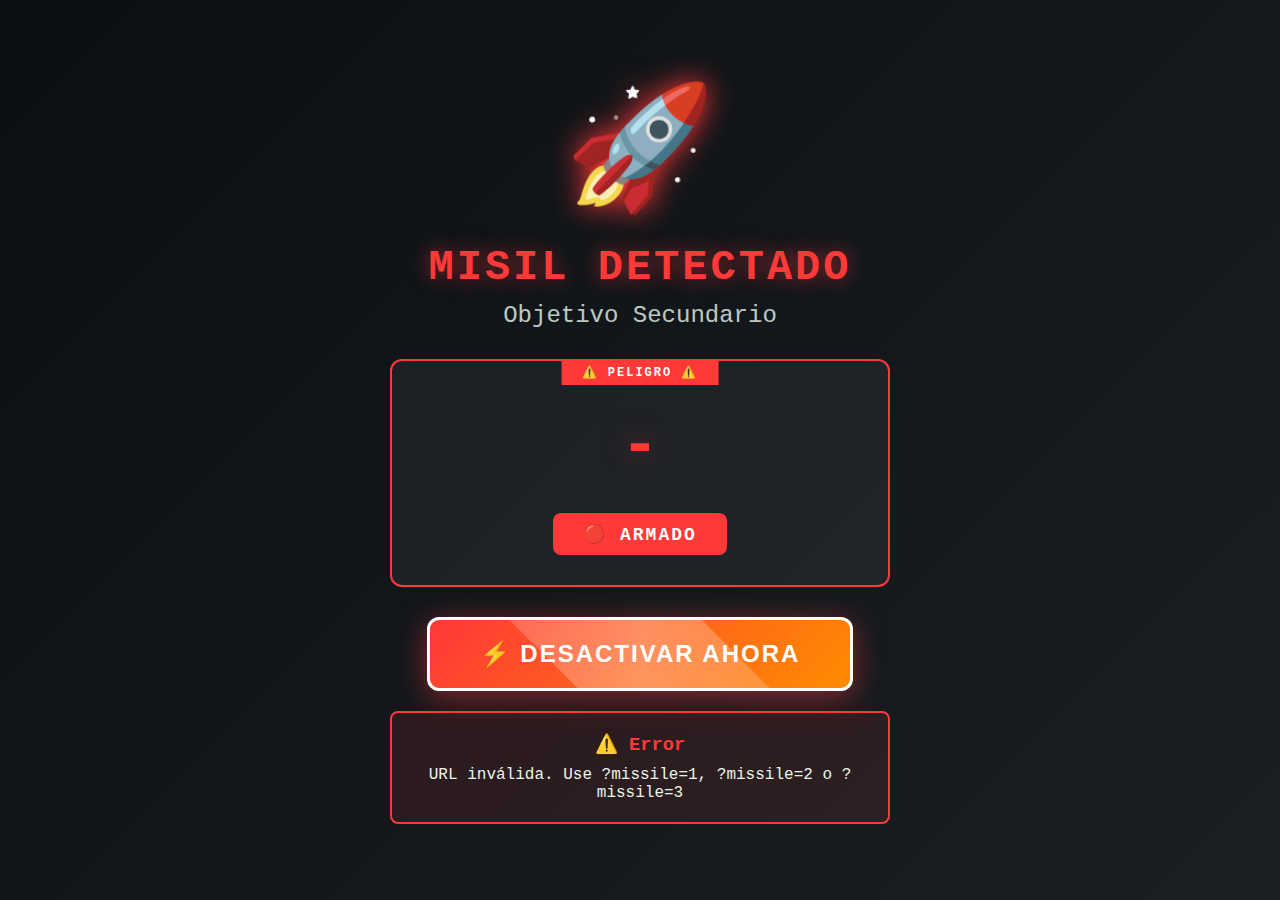
<file: misil.html>
<!DOCTYPE html>
<html lang="es">
<head>
    <meta charset="UTF-8">
    <meta name="viewport" content="width=device-width, initial-scale=1.0">
    <title>🚀 Desactivación de Misil - Airsoft QR</title>
    <style>
        * {
            margin: 0;
            padding: 0;
            box-sizing: border-box;
        }

        :root {
            --missile-red: #FF3838;
            --missile-orange: #FF8C00;
            --missile-green: #00FF88;
            --missile-glow: rgba(255, 56, 56, 0.6);
            --bg-dark: #0B0F12;
            --text-light: #E8F5E9;
        }

        body {
            font-family: 'Courier New', monospace;
            background: linear-gradient(135deg, #0B0F12 0%, #1a1f24 100%);
            color: var(--text-light);
            min-height: 100vh;
            display: flex;
            flex-direction: column;
            justify-content: center;
            align-items: center;
            padding: 20px;
            overflow: hidden;
        }

        .missile-container {
            text-align: center;
            max-width: 500px;
            width: 100%;
            animation: fadeIn 0.5s ease-in;
        }

        @keyframes fadeIn {
            from { opacity: 0; transform: translateY(-20px); }
            to { opacity: 1; transform: translateY(0); }
        }

        /* Animación de alerta */
        .alert-pulse {
            animation: alertPulse 1.5s ease-in-out infinite;
        }

        @keyframes alertPulse {
            0%, 100% { 
                box-shadow: 0 0 30px var(--missile-glow),
                           inset 0 0 20px rgba(255, 56, 56, 0.2);
            }
            50% { 
                box-shadow: 0 0 60px var(--missile-glow),
                           inset 0 0 40px rgba(255, 56, 56, 0.4);
            }
        }

        /* Icono de misil */
        .missile-icon {
            font-size: 120px;
            margin-bottom: 20px;
            text-shadow: 0 0 30px var(--missile-red);
            animation: rocketShake 0.5s ease-in-out infinite;
        }

        @keyframes rocketShake {
            0%, 100% { transform: rotate(-2deg); }
            50% { transform: rotate(2deg); }
        }

        /* Título */
        .missile-title {
            font-size: clamp(24px, 6vw, 42px);
            font-weight: bold;
            text-transform: uppercase;
            letter-spacing: 3px;
            margin-bottom: 10px;
            color: var(--missile-red);
            text-shadow: 0 0 20px var(--missile-glow);
        }

        .missile-subtitle {
            font-size: clamp(16px, 4vw, 24px);
            margin-bottom: 30px;
            opacity: 0.8;
        }

        /* Panel de información */
        .info-panel {
            background: rgba(255, 255, 255, 0.05);
            border: 2px solid var(--missile-red);
            border-radius: 12px;
            padding: 30px;
            margin-bottom: 30px;
            position: relative;
            overflow: hidden;
        }

        .info-panel::before {
            content: '⚠️ PELIGRO ⚠️';
            position: absolute;
            top: -1px;
            left: 50%;
            transform: translateX(-50%);
            background: var(--missile-red);
            color: white;
            padding: 5px 20px;
            font-size: 12px;
            font-weight: bold;
            letter-spacing: 2px;
        }

        .missile-id {
            font-size: 64px;
            font-weight: bold;
            color: var(--missile-red);
            margin: 20px 0;
            text-shadow: 0 0 30px var(--missile-glow);
        }

        .status-badge {
            display: inline-block;
            padding: 10px 30px;
            border-radius: 8px;
            font-size: 18px;
            font-weight: bold;
            text-transform: uppercase;
            letter-spacing: 2px;
            margin-top: 10px;
        }

        .status-badge.armed {
            background: var(--missile-red);
            color: white;
            animation: pulse 1s ease-in-out infinite;
        }

        .status-badge.deactivated {
            background: var(--missile-green);
            color: #0B0F12;
        }

        .status-badge.launched {
            background: var(--missile-orange);
            color: white;
            animation: pulse 1.5s ease-in-out infinite;
        }

        @keyframes pulse {
            0%, 100% { transform: scale(1); }
            50% { transform: scale(1.05); }
        }

        /* Botón de desactivación */
        .deactivate-btn {
            display: inline-flex;
            align-items: center;
            justify-content: center;
            gap: 15px;
            padding: 20px 50px;
            font-size: 24px;
            font-weight: bold;
            text-transform: uppercase;
            letter-spacing: 2px;
            background: linear-gradient(135deg, var(--missile-red), var(--missile-orange));
            border: 3px solid white;
            border-radius: 12px;
            color: white;
            cursor: pointer;
            transition: all 0.3s ease;
            box-shadow: 0 6px 30px rgba(255, 56, 56, 0.5);
            position: relative;
            overflow: hidden;
        }

        .deactivate-btn:hover {
            transform: translateY(-3px);
            box-shadow: 0 8px 40px rgba(255, 56, 56, 0.7);
        }

        .deactivate-btn:active {
            transform: translateY(-1px);
        }

        .deactivate-btn::before {
            content: '';
            position: absolute;
            top: -50%;
            left: -50%;
            width: 200%;
            height: 200%;
            background: linear-gradient(
                45deg,
                transparent,
                rgba(255, 255, 255, 0.3),
                transparent
            );
            transform: rotate(45deg);
            animation: shimmer 3s infinite;
        }

        @keyframes shimmer {
            0% { transform: translateX(-100%) translateY(-100%) rotate(45deg); }
            100% { transform: translateX(100%) translateY(100%) rotate(45deg); }
        }

        .deactivate-btn.disabled {
            background: #555;
            cursor: not-allowed;
            opacity: 0.5;
            pointer-events: none;
        }

        .deactivate-btn .spinner {
            display: none;
            width: 24px;
            height: 24px;
            border: 3px solid rgba(255, 255, 255, 0.3);
            border-top-color: white;
            border-radius: 50%;
            animation: spin 0.8s linear infinite;
        }

        .deactivate-btn.loading .spinner {
            display: block;
        }

        @keyframes spin {
            to { transform: rotate(360deg); }
        }

        /* Pantalla de éxito */
        .success-screen {
            display: none;
            text-align: center;
            animation: successZoom 0.5s cubic-bezier(0.175, 0.885, 0.32, 1.275);
        }

        .success-screen.active {
            display: block;
        }

        @keyframes successZoom {
            from { transform: scale(0); opacity: 0; }
            to { transform: scale(1); opacity: 1; }
        }

        .success-icon {
            font-size: 150px;
            color: var(--missile-green);
            text-shadow: 0 0 50px var(--missile-green);
            margin-bottom: 20px;
            animation: successBounce 0.6s ease-in-out;
        }

        @keyframes successBounce {
            0%, 100% { transform: scale(1); }
            50% { transform: scale(1.2); }
        }

        .success-title {
            font-size: 36px;
            color: var(--missile-green);
            text-shadow: 0 0 20px rgba(0, 255, 136, 0.5);
            margin-bottom: 20px;
        }

        .success-message {
            font-size: 18px;
            opacity: 0.8;
            margin-bottom: 10px;
        }

        .timestamp {
            font-size: 14px;
            opacity: 0.6;
            margin-top: 20px;
        }

        /* Error Message */
        .error-message {
            background: rgba(255, 56, 56, 0.1);
            border: 2px solid var(--missile-red);
            border-radius: 8px;
            padding: 20px;
            margin-top: 20px;
            display: none;
        }

        .error-message.active {
            display: block;
            animation: shake 0.5s ease-in-out;
        }

        @keyframes shake {
            0%, 100% { transform: translateX(0); }
            25% { transform: translateX(-10px); }
            75% { transform: translateX(10px); }
        }

        .error-message h3 {
            color: var(--missile-red);
            margin-bottom: 10px;
        }

        /* Contador regresivo */
        .countdown-timer {
            font-size: 48px;
            font-weight: bold;
            color: var(--missile-red);
            text-shadow: 0 0 20px var(--missile-glow);
            margin: 20px 0;
            font-family: 'Courier New', monospace;
        }

        /* Responsive */
        @media (max-width: 600px) {
            .missile-icon {
                font-size: 80px;
            }

            .info-panel {
                padding: 25px 15px;
            }

            .deactivate-btn {
                padding: 15px 30px;
                font-size: 18px;
            }
        }
    </style>
</head>
<body>
    <div class="missile-container">
        <!-- Pantalla de estado del misil -->
        <div id="missileStatus">
            <div class="missile-icon">🚀</div>
            <h1 class="missile-title" id="missileTitle">MISIL DETECTADO</h1>
            <p class="missile-subtitle">Objetivo Secundario</p>

            <div class="info-panel alert-pulse">
                <div class="missile-id" id="missileNumber">-</div>
                <div class="status-badge armed" id="statusBadge">🔴 ARMADO</div>
                <div class="countdown-timer" id="countdownTimer" style="display: none;">--:--</div>
            </div>

            <button class="deactivate-btn" id="deactivateBtn">
                <span class="spinner"></span>
                <span class="btn-text">⚡ DESACTIVAR AHORA</span>
            </button>

            <div class="error-message" id="errorMessage">
                <h3>⚠️ Error</h3>
                <p id="errorText"></p>
            </div>
        </div>

        <!-- Pantalla de éxito -->
        <div class="success-screen" id="successScreen">
            <div class="success-icon">✅</div>
            <h2 class="success-title">MISIL DESACTIVADO</h2>
            <p class="success-message">El misil ha sido neutralizado con éxito</p>
            <p class="success-message" id="deactivationMessage">-</p>
            <p class="timestamp" id="timestampDisplay">-</p>
        </div>
    </div>

    <script>
        // ============================================
        // CONFIGURACIÓN
        // ============================================
        
        let CONFIG = null;
        let currentMissile = null;
        let deviceId = null;

        // Cargar configuración desde config.json
        async function loadConfig() {
            try {
                const response = await fetch('config.json');
                if (response.ok) {
                    CONFIG = await response.json();
                    console.log('✅ Configuración cargada:', CONFIG);
                } else {
                    console.warn('⚠️ No se pudo cargar config.json');
                }
            } catch (error) {
                console.warn('⚠️ Error cargando config.json:', error);
            }
        }

        // ============================================
        // INICIALIZACIÓN
        // ============================================

        document.addEventListener('DOMContentLoaded', async () => {
            await loadConfig();
            deviceId = getOrCreateDeviceId();
            
            const missileId = getMissileFromURL();
            
            if (missileId && (missileId === '1' || missileId === '2' || missileId === '3')) {
                currentMissile = missileId;
                await checkMissileStatus();
            } else {
                showError('URL inválida. Use ?missile=1, ?missile=2 o ?missile=3');
            }

            // Event listener para botón de desactivación
            document.getElementById('deactivateBtn').addEventListener('click', deactivateMissile);
        });

        // ============================================
        // UTILIDADES
        // ============================================

        function getOrCreateDeviceId() {
            let id = localStorage.getItem('deviceId');
            if (!id) {
                id = 'xxxxxxxx-xxxx-4xxx-yxxx-xxxxxxxxxxxx'.replace(/[xy]/g, (c) => {
                    const r = Math.random() * 16 | 0;
                    const v = c === 'x' ? r : (r & 0x3 | 0x8);
                    return v.toString(16);
                });
                localStorage.setItem('deviceId', id);
            }
            return id;
        }

        function getMissileFromURL() {
            const params = new URLSearchParams(window.location.search);
            return params.get('missile');
        }

        function getApiUrl() {
            if (CONFIG && CONFIG.missileApiUrl) {
                return CONFIG.missileApiUrl;
            }
            console.error('❌ No se encontró missileApiUrl en config.json');
            return null;
        }

        function formatDate(isoString) {
            const date = new Date(isoString);
            return date.toLocaleString('es-AR', {
                day: '2-digit',
                month: '2-digit',
                year: 'numeric',
                hour: '2-digit',
                minute: '2-digit',
                second: '2-digit'
            });
        }

        function vibrate(pattern) {
            if ('vibrate' in navigator) {
                navigator.vibrate(pattern);
            }
        }

        // ============================================
        // VERIFICAR ESTADO DEL MISIL
        // ============================================

        async function checkMissileStatus() {
            document.getElementById('missileNumber').textContent = `MISIL ${currentMissile}`;
            
            // Usar el endpoint de métricas (GET) en lugar del endpoint de acción (POST)
            let metricsUrl = null;
            
            if (CONFIG && CONFIG.missileMetricsUrl) {
                metricsUrl = CONFIG.missileMetricsUrl;
                console.log('📊 Usando missileMetricsUrl:', metricsUrl);
            } else if (CONFIG && CONFIG.missileApiUrl) {
                console.warn('⚠️ missileMetricsUrl no configurado, usando missileApiUrl (puede fallar con GET)');
                metricsUrl = CONFIG.missileApiUrl;
            } else {
                console.error('❌ No hay endpoint de métricas configurado');
                return; // Mostrar pantalla por defecto (Armado)
            }

            try {
                // Consultar estado del misil (GET devuelve todos los misiles)
                const response = await fetch(metricsUrl, {
                    method: 'GET'
                });

                if (!response.ok) {
                    throw new Error(`HTTP ${response.status}`);
                }

                const data = await response.json();
                console.log('✅ Estado de misiles recibido:', data);
                
                // Manejar respuesta con statusCode y body
                let missileData;
                if (data.body && data.body.value) {
                    missileData = data.body.value;
                } else if (data.value) {
                    missileData = data.value;
                } else if (Array.isArray(data)) {
                    missileData = data;
                } else {
                    console.warn('Formato de respuesta desconocido:', data);
                    return;
                }

                // Buscar el misil actual en el array
                const missile = missileData.find(m => m.Title === currentMissile.toString());
                
                if (missile) {
                    const status = missile.field_1;
                    const timestamp = missile.field_3 || missile.Modified;
                    
                    console.log(`Misil ${currentMissile} - Estado: ${status}, Timestamp: ${timestamp}`);
                    
                    if (status === 'Desactivado') {
                        showAlreadyDeactivated(timestamp, missile.Editor?.DisplayName || 'Desconocido');
                    } else if (status === 'Lanzado') {
                        showAlreadyLaunched(timestamp);
                    } else if (status === 'Conteo') {
                        showCountdownInProgress(timestamp);
                    } else {
                        // Estado "Armado" - mostrar pantalla normal
                        console.log('Misil armado - listo para desactivar');
                    }
                } else {
                    console.warn(`Misil ${currentMissile} no encontrado en la respuesta`);
                }
                
            } catch (error) {
                console.warn('⚠️ Error verificando estado:', error);
                // Continuar de todas formas (modo offline) - mostrar pantalla por defecto
            }
        }

        // ============================================
        // DESACTIVAR MISIL
        // ============================================

        async function deactivateMissile() {
            const btn = document.getElementById('deactivateBtn');
            const errorMessage = document.getElementById('errorMessage');
            
            btn.classList.add('loading');
            errorMessage.classList.remove('active');
            vibrate(50);

            // Obtener geolocalización
            let userLocation = null;
            if ('geolocation' in navigator) {
                try {
                    const position = await new Promise((resolve, reject) => {
                        navigator.geolocation.getCurrentPosition(resolve, reject, {
                            enableHighAccuracy: true,
                            timeout: 10000,
                            maximumAge: 0
                        });
                    });
                    
                    userLocation = {
                        lat: parseFloat(position.coords.latitude.toFixed(5)),
                        lng: parseFloat(position.coords.longitude.toFixed(5)),
                        accuracy: Math.round(position.coords.accuracy)
                    };
                } catch (error) {
                    console.warn('⚠️ Error GPS:', error);
                }
            }

            const payload = {
                missile: currentMissile,
                action: 'deactivate',
                ts: new Date().toISOString(),
                deviceId: deviceId,
                userAgent: navigator.userAgent,
                location: userLocation
            };

            const apiUrl = getApiUrl();
            
            try {
                const response = await fetch(apiUrl, {
                    method: 'POST',
                    headers: {
                        'Content-Type': 'application/json'
                    },
                    body: JSON.stringify(payload)
                });

                if (response.ok) {
                    console.log('✅ Misil desactivado con éxito');
                    vibrate([100, 50, 100]);
                    showSuccess(payload.ts);
                } else {
                    const errorData = await response.json();
                    throw new Error(errorData.message || `HTTP ${response.status}`);
                }
            } catch (error) {
                console.error('❌ Error al desactivar:', error);
                btn.classList.remove('loading');
                showError(error.message || 'Error de conexión. Intenta nuevamente.');
                vibrate([50, 50, 50]);
            }
        }

        // ============================================
        // PANTALLAS
        // ============================================

        function showSuccess(timestamp) {
            document.getElementById('missileStatus').style.display = 'none';
            document.getElementById('successScreen').classList.add('active');
            document.getElementById('deactivationMessage').textContent = `Misil ${currentMissile} neutralizado`;
            document.getElementById('timestampDisplay').textContent = formatDate(timestamp);
        }

        function showCountdownInProgress(startTimestamp) {
            const startTime = new Date(startTimestamp);
            const now = new Date();
            const elapsed = Math.floor((now - startTime) / 1000); // segundos transcurridos
            const totalSeconds = 60 * 60; // 60 minutos
            const remaining = totalSeconds - elapsed;

            if (remaining <= 0) {
                // Ya pasaron los 60 minutos, debería estar lanzado
                showAlreadyLaunched(startTimestamp);
                return;
            }

            const hours = Math.floor(remaining / 3600);
            const minutes = Math.floor((remaining % 3600) / 60);
            const seconds = remaining % 60;

            document.getElementById('statusBadge').className = 'status-badge armed';
            document.getElementById('statusBadge').innerHTML = `⏳ CUENTA REGRESIVA`;
            
            const timeDisplay = `${hours.toString().padStart(2, '0')}:${minutes.toString().padStart(2, '0')}:${seconds.toString().padStart(2, '0')}`;
            showError(`⚠️ ¡URGENTE! Tiempo restante: ${timeDisplay}\n¡DESACTIVA EL MISIL AHORA!\nIniciado: ${formatDate(startTimestamp)}`);

            // Mantener el botón habilitado para poder desactivar
            // Actualizar cada segundo
            setTimeout(() => {
                checkMissileStatus();
            }, 1000);
        }

        function showAlreadyLaunched(timestamp) {
            // Cambiar el badge a lanzado
            document.getElementById('statusBadge').className = 'status-badge launched';
            document.getElementById('statusBadge').textContent = '🚀 LANZADO';
            
            // Cambiar el ícono del misil
            const missileIcon = document.querySelector('.missile-icon');
            if (missileIcon) {
                missileIcon.textContent = '💥';
                missileIcon.style.animation = 'none';
            }
            
            // Deshabilitar el botón visualmente
            const btn = document.getElementById('deactivateBtn');
            btn.classList.add('disabled');
            btn.style.cssText = 'opacity: 0.3; cursor: not-allowed; pointer-events: none; background: #666;';
            btn.querySelector('.btn-text').textContent = 'NO DISPONIBLE';
            
            // Mostrar mensaje claro de que no se puede desactivar
            const errorPanel = document.getElementById('errorMessage');
            errorPanel.classList.add('active');
            errorPanel.style.cssText = 'background: rgba(255, 140, 0, 0.15); border-color: #FF8C00; padding: 25px; margin-top: 25px; text-align: center;';
            
            const errorText = document.getElementById('errorText');
            errorText.innerHTML = `
                <div style="font-size: 72px; margin-bottom: 20px;">💥</div>
                <h2 style="font-size: 32px; margin-bottom: 15px; color: #FF8C00; text-transform: uppercase; letter-spacing: 2px;">
                    ¡MISIL LANZADO!
                </h2>
                <p style="font-size: 18px; margin-bottom: 15px; opacity: 0.9;">
                    Este misil fue lanzado el:
                </p>
                <p style="font-size: 22px; font-weight: bold; color: #FF8C00; margin-bottom: 25px;">
                    ${formatDate(timestamp)}
                </p>
                <div style="background: rgba(255, 140, 0, 0.2); border: 2px solid #FF8C00; border-radius: 8px; padding: 20px; margin-top: 20px;">
                    <p style="font-size: 20px; font-weight: bold; margin-bottom: 10px;">⚠️ NO PUEDE SER DESACTIVADO</p>
                    <p style="font-size: 16px; opacity: 0.8;">El tiempo límite para la desactivación ha expirado.</p>
                </div>
            `;
        }

        function showAlreadyDeactivated(timestamp, deviceId) {
            // Cambiar el badge a desactivado
            document.getElementById('statusBadge').className = 'status-badge deactivated';
            document.getElementById('statusBadge').textContent = '🟢 DESACTIVADO';
            
            // Cambiar el ícono del misil
            const missileIcon = document.querySelector('.missile-icon');
            if (missileIcon) {
                missileIcon.textContent = '✅';
                missileIcon.style.animation = 'none';
            }
            
            // Deshabilitar el botón visualmente
            const btn = document.getElementById('deactivateBtn');
            btn.classList.add('disabled');
            btn.style.cssText = 'opacity: 0.3; cursor: not-allowed; pointer-events: none; background: #00C851;';
            btn.querySelector('.btn-text').textContent = 'YA NEUTRALIZADO';
            
            // Mostrar mensaje de éxito
            const errorPanel = document.getElementById('errorMessage');
            errorPanel.classList.add('active');
            errorPanel.style.cssText = 'background: rgba(0, 255, 136, 0.1); border-color: #00FF88; padding: 25px; margin-top: 25px; text-align: center;';
            
            const errorText = document.getElementById('errorText');
            errorText.innerHTML = `
                <div style="font-size: 72px; margin-bottom: 20px;">✅</div>
                <h2 style="font-size: 32px; margin-bottom: 15px; color: #00FF88; text-transform: uppercase; letter-spacing: 2px;">
                    MISIL DESACTIVADO
                </h2>
                <p style="font-size: 18px; margin-bottom: 15px; opacity: 0.9;">
                    Este misil fue neutralizado el:
                </p>
                <p style="font-size: 22px; font-weight: bold; color: #00FF88; margin-bottom: 25px;">
                    ${formatDate(timestamp)}
                </p>
                <div style="background: rgba(0, 255, 136, 0.1); border: 2px solid #00FF88; border-radius: 8px; padding: 20px; margin-top: 20px;">
                    <p style="font-size: 20px; font-weight: bold; margin-bottom: 10px;">✅ MISIÓN COMPLETADA</p>
                    <p style="font-size: 16px; opacity: 0.8;">El peligro ha sido neutralizado con éxito.</p>
                </div>
            `;
        }

        function showError(message) {
            document.getElementById('errorText').textContent = message;
            document.getElementById('errorMessage').classList.add('active');
        }
    </script>
</body>
</html>
</file>
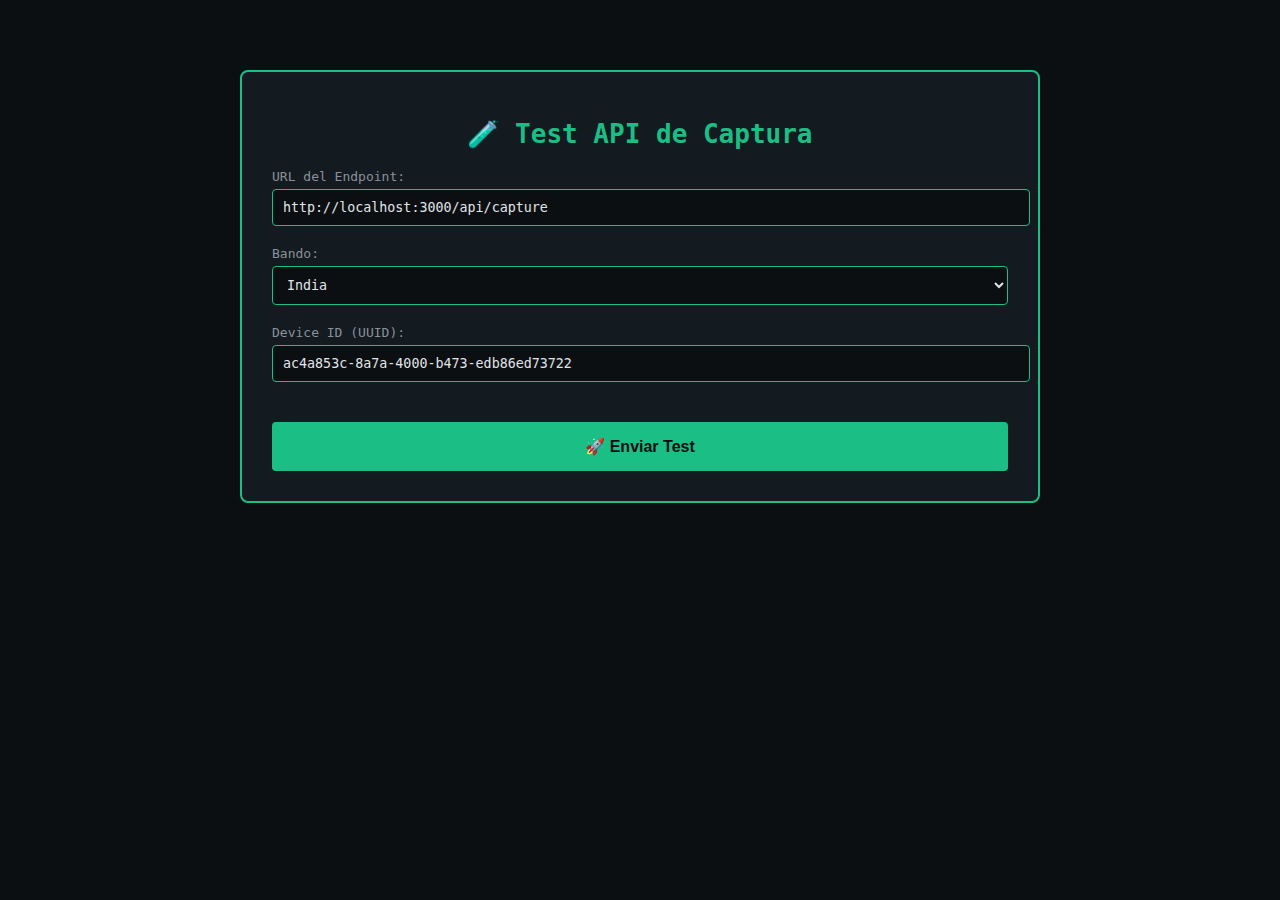
<file: test-api.html>
<!DOCTYPE html>
<html lang="es">
<head>
    <meta charset="UTF-8">
    <meta name="viewport" content="width=device-width, initial-scale=1.0">
    <title>Test API - Airsoft</title>
    <style>
        body {
            font-family: monospace;
            max-width: 800px;
            margin: 50px auto;
            padding: 20px;
            background: #0B0F12;
            color: #E0E4E8;
        }
        .container {
            background: #131A20;
            padding: 30px;
            border-radius: 8px;
            border: 2px solid #1BBE84;
        }
        h1 {
            color: #1BBE84;
            text-align: center;
        }
        .form-group {
            margin: 20px 0;
        }
        label {
            display: block;
            margin-bottom: 5px;
            color: #8A9199;
        }
        input, select {
            width: 100%;
            padding: 10px;
            background: #0B0F12;
            border: 1px solid #1BBE84;
            color: #E0E4E8;
            border-radius: 4px;
            font-family: monospace;
        }
        button {
            width: 100%;
            padding: 15px;
            background: #1BBE84;
            border: none;
            border-radius: 4px;
            color: #0B0F12;
            font-weight: bold;
            cursor: pointer;
            font-size: 16px;
            margin-top: 20px;
        }
        button:hover {
            background: #E8C547;
        }
        #result {
            margin-top: 30px;
            padding: 20px;
            background: #0B0F12;
            border-radius: 4px;
            border: 1px solid #1BBE84;
            white-space: pre-wrap;
            word-wrap: break-word;
            display: none;
        }
        .success {
            border-color: #00FF88;
            color: #00FF88;
        }
        .error {
            border-color: #FF4444;
            color: #FF4444;
        }
    </style>
</head>
<body>
    <div class="container">
        <h1>🧪 Test API de Captura</h1>
        
        <div class="form-group">
            <label>URL del Endpoint:</label>
            <input type="text" id="apiUrl" value="http://localhost:3000/api/capture" placeholder="https://tu-api.com/api/capture">
        </div>

        <div class="form-group">
            <label>Bando:</label>
            <select id="team">
                <option value="india">India</option>
                <option value="pakistan">Pakistán</option>
            </select>
        </div>

        <div class="form-group">
            <label>Device ID (UUID):</label>
            <input type="text" id="deviceId" readonly>
        </div>

        <button onclick="testCapture()">🚀 Enviar Test</button>

        <div id="result"></div>
    </div>

    <script>
        // Generar UUID de prueba
        function generateUUID() {
            return 'xxxxxxxx-xxxx-4xxx-yxxx-xxxxxxxxxxxx'.replace(/[xy]/g, (c) => {
                const r = Math.random() * 16 | 0;
                const v = c === 'x' ? r : (r & 0x3 | 0x8);
                return v.toString(16);
            });
        }

        // Inicializar
        document.getElementById('deviceId').value = generateUUID();

        async function testCapture() {
            const apiUrl = document.getElementById('apiUrl').value;
            const team = document.getElementById('team').value;
            const deviceId = document.getElementById('deviceId').value;
            const resultDiv = document.getElementById('result');

            const payload = {
                team: team,
                ts: new Date().toISOString(),
                deviceId: deviceId,
                userAgent: navigator.userAgent
            };

            resultDiv.style.display = 'block';
            resultDiv.className = '';
            resultDiv.textContent = '⏳ Enviando...\n\n' + JSON.stringify(payload, null, 2);

            try {
                const response = await fetch(apiUrl, {
                    method: 'POST',
                    headers: {
                        'Content-Type': 'application/json'
                    },
                    body: JSON.stringify(payload)
                });

                const data = await response.json();

                if (response.ok) {
                    resultDiv.className = 'success';
                    resultDiv.textContent = '✅ ÉXITO\n\n' +
                        `Status: ${response.status} ${response.statusText}\n\n` +
                        'Response:\n' +
                        JSON.stringify(data, null, 2);
                } else {
                    resultDiv.className = 'error';
                    resultDiv.textContent = '❌ ERROR\n\n' +
                        `Status: ${response.status} ${response.statusText}\n\n` +
                        'Response:\n' +
                        JSON.stringify(data, null, 2);
                }
            } catch (error) {
                resultDiv.className = 'error';
                resultDiv.textContent = '❌ ERROR DE RED\n\n' + error.message + '\n\n' +
                    'Verifica que:\n' +
                    '1. El servidor esté corriendo\n' +
                    '2. La URL sea correcta\n' +
                    '3. CORS esté configurado\n' +
                    '4. No haya firewall bloqueando';
            }
        }

        // Regenerar UUID
        document.getElementById('deviceId').addEventListener('click', function() {
            this.value = generateUUID();
        });
    </script>
</body>
</html>
</file>
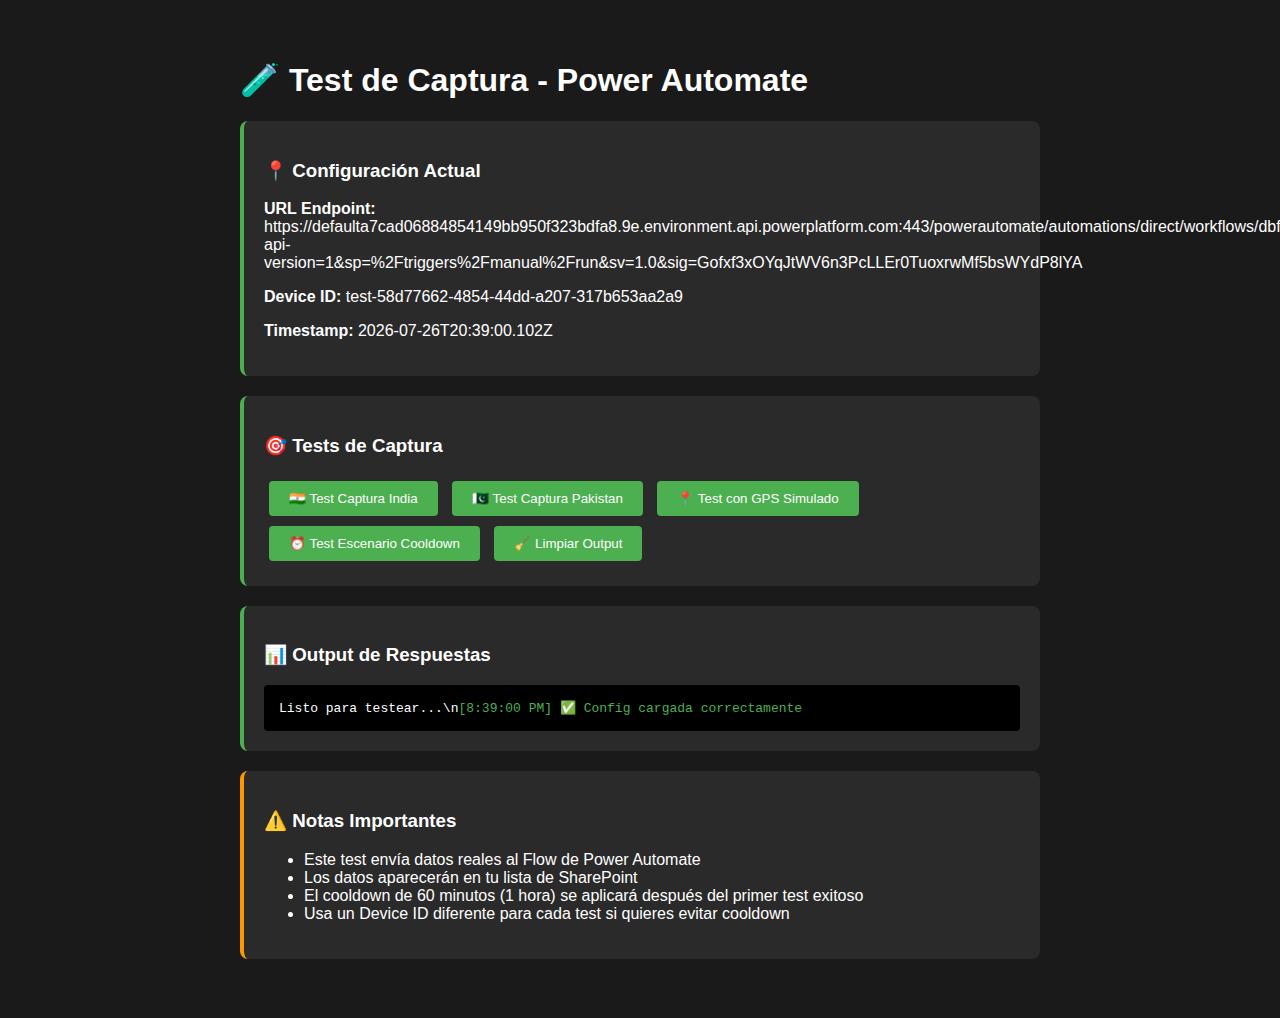
<file: test-capture.html>
<!DOCTYPE html>
<html lang="es">
<head>
    <meta charset="UTF-8">
    <meta name="viewport" content="width=device-width, initial-scale=1.0">
    <title>Test de Captura - Power Automate</title>
    <style>
        body {
            font-family: Arial, sans-serif;
            max-width: 800px;
            margin: 20px auto;
            padding: 20px;
            background: #1a1a1a;
            color: #fff;
        }
        .test-section {
            background: #2a2a2a;
            padding: 20px;
            margin: 20px 0;
            border-radius: 8px;
            border-left: 4px solid #4CAF50;
        }
        button {
            background: #4CAF50;
            color: white;
            border: none;
            padding: 10px 20px;
            cursor: pointer;
            border-radius: 4px;
            margin: 5px;
        }
        button:hover {
            background: #45a049;
        }
        .error {
            border-left-color: #f44336;
        }
        .warning {
            border-left-color: #ff9800;
        }
        #output {
            background: #000;
            padding: 15px;
            border-radius: 4px;
            font-family: monospace;
            white-space: pre-wrap;
            max-height: 300px;
            overflow-y: auto;
        }
        .success { color: #4CAF50; }
        .error-text { color: #f44336; }
        .warning-text { color: #ff9800; }
        .info { color: #2196F3; }
    </style>
</head>
<body>
    <h1>🧪 Test de Captura - Power Automate</h1>
    
    <div class="test-section">
        <h3>📍 Configuración Actual</h3>
        <p><strong>URL Endpoint:</strong> <span id="currentUrl">Cargando...</span></p>
        <p><strong>Device ID:</strong> <span id="deviceId">Generando...</span></p>
        <p><strong>Timestamp:</strong> <span id="timestamp">--</span></p>
    </div>

    <div class="test-section">
        <h3>🎯 Tests de Captura</h3>
        <button onclick="testIndiaCapture()">🇮🇳 Test Captura India</button>
        <button onclick="testPakistanCapture()">🇵🇰 Test Captura Pakistan</button>
        <button onclick="testWithGPS()">📍 Test con GPS Simulado</button>
        <button onclick="testCooldownScenario()">⏰ Test Escenario Cooldown</button>
        <button onclick="clearOutput()">🧹 Limpiar Output</button>
    </div>

    <div class="test-section">
        <h3>📊 Output de Respuestas</h3>
        <div id="output">Listo para testear...\n</div>
    </div>

    <div class="test-section warning">
        <h3>⚠️ Notas Importantes</h3>
        <ul>
            <li>Este test envía datos reales al Flow de Power Automate</li>
            <li>Los datos aparecerán en tu lista de SharePoint</li>
            <li>El cooldown de 60 minutos (1 hora) se aplicará después del primer test exitoso</li>
            <li>Usa un Device ID diferente para cada test si quieres evitar cooldown</li>
        </ul>
    </div>

    <script>
        let CONFIG = null;
        let deviceId = generateUUID();
        
        // Generar UUID para Device ID
        function generateUUID() {
            return 'test-' + 'xxxxxxxx-xxxx-4xxx-yxxx-xxxxxxxxxxxx'.replace(/[xy]/g, (c) => {
                const r = Math.random() * 16 | 0;
                const v = c === 'x' ? r : (r & 0x3 | 0x8);
                return v.toString(16);
            });
        }

        // Cargar configuración
        async function loadConfig() {
            try {
                const response = await fetch('config.json');
                if (response.ok) {
                    CONFIG = await response.json();
                    document.getElementById('currentUrl').textContent = CONFIG.apiUrl;
                    log('✅ Config cargada correctamente', 'success');
                } else {
                    throw new Error('No se pudo cargar config.json');
                }
            } catch (error) {
                log('❌ Error cargando config: ' + error.message, 'error-text');
                document.getElementById('currentUrl').textContent = 'ERROR: No se pudo cargar';
            }
        }

        // Logging con colores
        function log(message, type = '') {
            const output = document.getElementById('output');
            const timestamp = new Date().toLocaleTimeString();
            const line = `[${timestamp}] ${message}\n`;
            
            if (type) {
                output.innerHTML += `<span class="${type}">${line}</span>`;
            } else {
                output.textContent += line;
            }
            
            output.scrollTop = output.scrollHeight;
        }

        // Actualizar timestamp cada segundo
        function updateTimestamp() {
            document.getElementById('timestamp').textContent = new Date().toISOString();
        }

        // Test básico India
        async function testIndiaCapture() {
            await sendTestCapture('india', 'Test básico equipo India');
        }

        // Test básico Pakistan  
        async function testPakistanCapture() {
            await sendTestCapture('pakistan', 'Test básico equipo Pakistan');
        }

        // Test con GPS simulado
        async function testWithGPS() {
            const location = {
                lat: -32.8311426,
                lng: -60.7055789,
                accuracy: 10
            };
            await sendTestCapture('india', 'Test con GPS simulado', location);
        }

        // Test escenario cooldown (mismo device, mismo team)
        async function testCooldownScenario() {
            log('🔄 Enviando primera captura...', 'info');
            await sendTestCapture('india', 'Primera captura (debería funcionar)');
            
            setTimeout(async () => {
                log('🔄 Enviando segunda captura (mismo device/team)...', 'info');
                await sendTestCapture('india', 'Segunda captura (debería activar cooldown)');
            }, 2000);
        }

        // Función principal de envío
        async function sendTestCapture(team, description, location = null) {
            if (!CONFIG) {
                log('❌ Config no cargada, no se puede enviar', 'error-text');
                return;
            }

            const payload = {
                team: team,
                ts: new Date().toISOString(),
                deviceId: deviceId,
                userAgent: `TestScript/1.0 (${navigator.userAgent})`,
                location: location
            };

            log(`📤 Enviando: ${description}`, 'info');
            log(`📦 Payload: ${JSON.stringify(payload, null, 2)}`, '');

            try {
                const response = await fetch(CONFIG.apiUrl, {
                    method: 'POST',
                    headers: {
                        'Content-Type': 'application/json'
                    },
                    body: JSON.stringify(payload)
                });

                const responseText = await response.text();
                let responseData;
                
                try {
                    responseData = JSON.parse(responseText);
                } catch {
                    responseData = responseText;
                }

                if (response.ok) {
                    log(`✅ SUCCESS (${response.status}): ${JSON.stringify(responseData, null, 2)}`, 'success');
                } else {
                    log(`⚠️ HTTP ${response.status}: ${JSON.stringify(responseData, null, 2)}`, 'warning-text');
                }

            } catch (error) {
                log(`❌ ERROR: ${error.message}`, 'error-text');
            }

            log('─'.repeat(50), '');
        }

        // Limpiar output
        function clearOutput() {
            document.getElementById('output').textContent = 'Output limpio...\n';
        }

        // Inicialización
        document.addEventListener('DOMContentLoaded', () => {
            document.getElementById('deviceId').textContent = deviceId;
            updateTimestamp();
            setInterval(updateTimestamp, 1000);
            loadConfig();
        });
    </script>
</body>
</html>
</file>
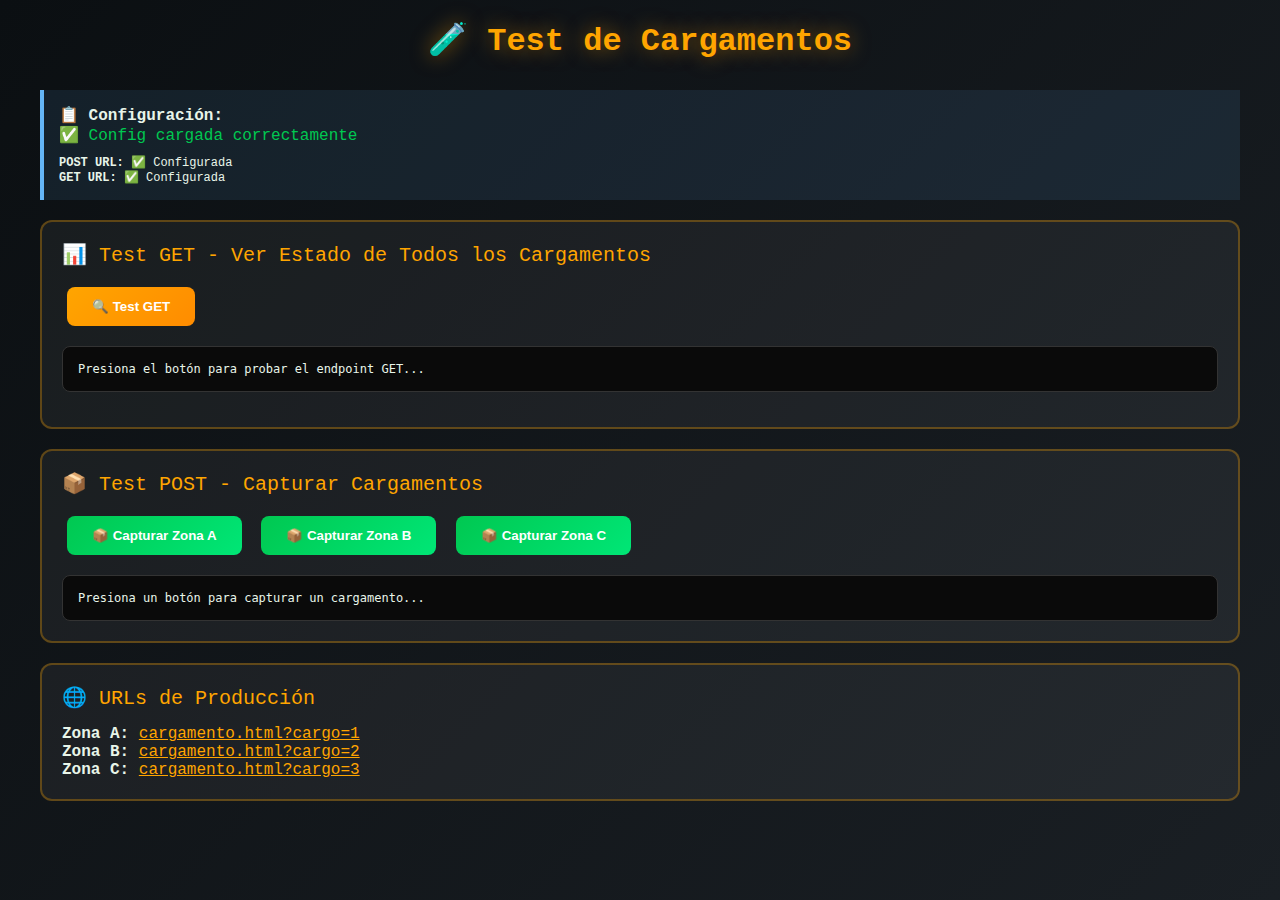
<file: test-cargamentos.html>
<!DOCTYPE html>
<html lang="es">
<head>
    <meta charset="UTF-8">
    <meta name="viewport" content="width=device-width, initial-scale=1.0">
    <title>🧪 Test de Cargamentos - Airsoft QR</title>
    <style>
        * {
            margin: 0;
            padding: 0;
            box-sizing: border-box;
        }

        body {
            font-family: 'Courier New', monospace;
            background: linear-gradient(135deg, #0B0F12 0%, #1a1f24 100%);
            color: #E8F5E9;
            min-height: 100vh;
            padding: 20px;
        }

        .container {
            max-width: 1200px;
            margin: 0 auto;
        }

        h1 {
            text-align: center;
            margin-bottom: 30px;
            color: #FFA500;
            text-shadow: 0 0 20px rgba(255, 165, 0, 0.5);
        }

        .section {
            background: rgba(255, 255, 255, 0.05);
            border: 2px solid rgba(255, 165, 0, 0.3);
            border-radius: 12px;
            padding: 20px;
            margin-bottom: 20px;
        }

        .section-title {
            font-size: 20px;
            margin-bottom: 15px;
            color: #FFA500;
        }

        .btn {
            background: linear-gradient(135deg, #FFA500, #FF8C00);
            border: none;
            padding: 12px 25px;
            margin: 5px;
            border-radius: 8px;
            color: white;
            font-weight: bold;
            cursor: pointer;
            transition: all 0.3s ease;
        }

        .btn:hover {
            transform: translateY(-2px);
            box-shadow: 0 5px 20px rgba(255, 165, 0, 0.4);
        }

        .btn-capture {
            background: linear-gradient(135deg, #00C851, #00E676);
        }

        .output {
            background: #0a0a0a;
            border: 1px solid #333;
            border-radius: 8px;
            padding: 15px;
            margin-top: 15px;
            font-family: 'Courier New', monospace;
            font-size: 12px;
            max-height: 400px;
            overflow-y: auto;
        }

        .output pre {
            margin: 0;
            white-space: pre-wrap;
            word-wrap: break-word;
        }

        .success {
            color: #00C851;
        }

        .error {
            color: #FF3B30;
        }

        .info {
            color: #64B5F6;
        }

        .cargo-grid {
            display: grid;
            grid-template-columns: repeat(auto-fit, minmax(300px, 1fr));
            gap: 15px;
            margin-top: 15px;
        }

        .cargo-item {
            background: rgba(255, 165, 0, 0.1);
            border: 2px solid rgba(255, 165, 0, 0.3);
            border-radius: 8px;
            padding: 15px;
        }

        .cargo-item h3 {
            color: #FFA500;
            margin-bottom: 10px;
        }

        .cargo-status {
            display: inline-block;
            padding: 5px 15px;
            border-radius: 4px;
            font-size: 12px;
            font-weight: bold;
            margin: 5px 0;
        }

        .cargo-status.possession {
            background: #FFA500;
            color: #0a0a0a;
        }

        .cargo-status.captured {
            background: #00C851;
            color: white;
        }

        .config-info {
            background: rgba(100, 181, 246, 0.1);
            border-left: 4px solid #64B5F6;
            padding: 15px;
            margin-bottom: 20px;
        }
    </style>
</head>
<body>
    <div class="container">
        <h1>🧪 Test de Cargamentos</h1>

        <div class="config-info">
            <strong>📋 Configuración:</strong>
            <div id="configStatus">Cargando config.json...</div>
        </div>

        <!-- Test GET -->
        <div class="section">
            <div class="section-title">📊 Test GET - Ver Estado de Todos los Cargamentos</div>
            <button class="btn" onclick="testCargoGet()">🔍 Test GET</button>
            <div class="output" id="getOutput">
                <pre>Presiona el botón para probar el endpoint GET...</pre>
            </div>
            <div id="cargoList" class="cargo-grid"></div>
        </div>

        <!-- Test POST -->
        <div class="section">
            <div class="section-title">📦 Test POST - Capturar Cargamentos</div>
            <button class="btn btn-capture" onclick="testCargoCapture('1')">📦 Capturar Zona A</button>
            <button class="btn btn-capture" onclick="testCargoCapture('2')">📦 Capturar Zona B</button>
            <button class="btn btn-capture" onclick="testCargoCapture('3')">📦 Capturar Zona C</button>
            <div class="output" id="postOutput">
                <pre>Presiona un botón para capturar un cargamento...</pre>
            </div>
        </div>

        <!-- URLs de Producción -->
        <div class="section">
            <div class="section-title">🌐 URLs de Producción</div>
            <p><strong>Zona A:</strong> <a href="cargamento.html?cargo=1" target="_blank" style="color: #FFA500">cargamento.html?cargo=1</a></p>
            <p><strong>Zona B:</strong> <a href="cargamento.html?cargo=2" target="_blank" style="color: #FFA500">cargamento.html?cargo=2</a></p>
            <p><strong>Zona C:</strong> <a href="cargamento.html?cargo=3" target="_blank" style="color: #FFA500">cargamento.html?cargo=3</a></p>
        </div>
    </div>

    <script>
        let CARGO_API_URL = null;
        let CARGO_METRICS_URL = null;

        // Cargar configuración
        async function loadConfig() {
            try {
                const response = await fetch('config.json');
                if (response.ok) {
                    const config = await response.json();
                    CARGO_API_URL = config.cargoApiUrl;
                    CARGO_METRICS_URL = config.cargoMetricsUrl;
                    
                    document.getElementById('configStatus').innerHTML = `
                        <div class="success">✅ Config cargada correctamente</div>
                        <div style="margin-top: 10px; font-size: 12px;">
                            <div><strong>POST URL:</strong> ${CARGO_API_URL ? '✅ Configurada' : '❌ No configurada'}</div>
                            <div><strong>GET URL:</strong> ${CARGO_METRICS_URL ? '✅ Configurada' : '❌ No configurada'}</div>
                        </div>
                    `;
                } else {
                    throw new Error('config.json no encontrado');
                }
            } catch (error) {
                document.getElementById('configStatus').innerHTML = `
                    <div class="error">❌ Error cargando config.json: ${error.message}</div>
                `;
            }
        }

        // Test GET
        async function testCargoGet() {
            const output = document.getElementById('getOutput');
            const cargoList = document.getElementById('cargoList');
            
            if (!CARGO_METRICS_URL) {
                output.innerHTML = '<pre class="error">❌ Error: cargoMetricsUrl no configurada en config.json</pre>';
                return;
            }

            output.innerHTML = '<pre class="info">⏳ Consultando estado de cargamentos...</pre>';
            cargoList.innerHTML = '';

            try {
                const response = await fetch(CARGO_METRICS_URL, {
                    method: 'GET'
                });

                const data = await response.json();
                
                let html = `<pre class="success">✅ Respuesta recibida (HTTP ${response.status})\n\n`;
                html += JSON.stringify(data, null, 2);
                html += '</pre>';
                
                output.innerHTML = html;

                // Renderizar lista de cargamentos
                let cargoData;
                if (data.value && Array.isArray(data.value)) {
                    cargoData = data.value;
                } else if (data.body && data.body.value) {
                    cargoData = data.body.value;
                }

                if (cargoData) {
                    cargoData.forEach(cargo => {
                        // Parsear el campo choice de SharePoint
                        const status = cargo.field_1?.[0]?.Value || cargo.field_1 || 'En posesión';
                        const statusClass = status === 'Capturado' ? 'captured' : 'possession';
                        const icon = status === 'Capturado' ? '✅' : '🔶';
                        const timestamp = cargo.field_3 ? new Date(cargo.field_3).toLocaleString('es-AR') : '-';
                        
                        cargoList.innerHTML += `
                            <div class="cargo-item">
                                <h3>📦 Cargamento ${cargo.Title}</h3>
                                <div class="cargo-status ${statusClass}">${icon} ${status}</div>
                                <div style="font-size: 12px; margin-top: 10px;">
                                    <div><strong>ID:</strong> ${cargo.ID}</div>
                                    <div><strong>Device:</strong> ${cargo.field_2 || 'N/A'}</div>
                                    <div><strong>Timestamp:</strong> ${timestamp}</div>
                                    <div><strong>GPS:</strong> ${cargo.field_4 && cargo.field_5 ? `${cargo.field_4}, ${cargo.field_5}` : 'N/A'}</div>
                                </div>
                            </div>
                        `;
                    });
                }

            } catch (error) {
                output.innerHTML = `<pre class="error">❌ Error: ${error.message}\n\n${error.stack}</pre>`;
            }
        }

        // Test POST - Capturar
        async function testCargoCapture(cargoNum) {
            const output = document.getElementById('postOutput');
            
            if (!CARGO_API_URL) {
                output.innerHTML = '<pre class="error">❌ Error: cargoApiUrl no configurada en config.json</pre>';
                return;
            }

            const payload = {
                cargo: cargoNum,
                action: 'capture',
                ts: new Date().toISOString(),
                deviceId: 'test-device-' + Math.random().toString(36).substr(2, 9),
                userAgent: navigator.userAgent,
                location: {
                    lat: parseFloat((-32.83114 + (Math.random() - 0.5) * 0.001).toFixed(5)),
                    lng: parseFloat((-60.70558 + (Math.random() - 0.5) * 0.001).toFixed(5)),
                    accuracy: Math.floor(Math.random() * 30) + 10
                }
            };

            output.innerHTML = `<pre class="info">⏳ Capturando Cargamento ${cargoNum}...\n\nPayload enviado:\n${JSON.stringify(payload, null, 2)}</pre>`;

            try {
                const response = await fetch(CARGO_API_URL, {
                    method: 'POST',
                    headers: {
                        'Content-Type': 'application/json'
                    },
                    body: JSON.stringify(payload)
                });

                const data = await response.json();
                
                let html = `<pre class="${response.ok ? 'success' : 'error'}">`;
                html += `${response.ok ? '✅' : '❌'} Respuesta recibida (HTTP ${response.status})\n\n`;
                html += `Payload enviado:\n${JSON.stringify(payload, null, 2)}\n\n`;
                html += `Respuesta del servidor:\n${JSON.stringify(data, null, 2)}`;
                html += '</pre>';
                
                output.innerHTML = html;

                // Actualizar automáticamente el GET
                if (response.ok) {
                    setTimeout(() => testCargoGet(), 1000);
                }

            } catch (error) {
                output.innerHTML = `<pre class="error">❌ Error: ${error.message}\n\n${error.stack}</pre>`;
            }
        }

        // Inicializar
        loadConfig();
    </script>
</body>
</html>
</file>
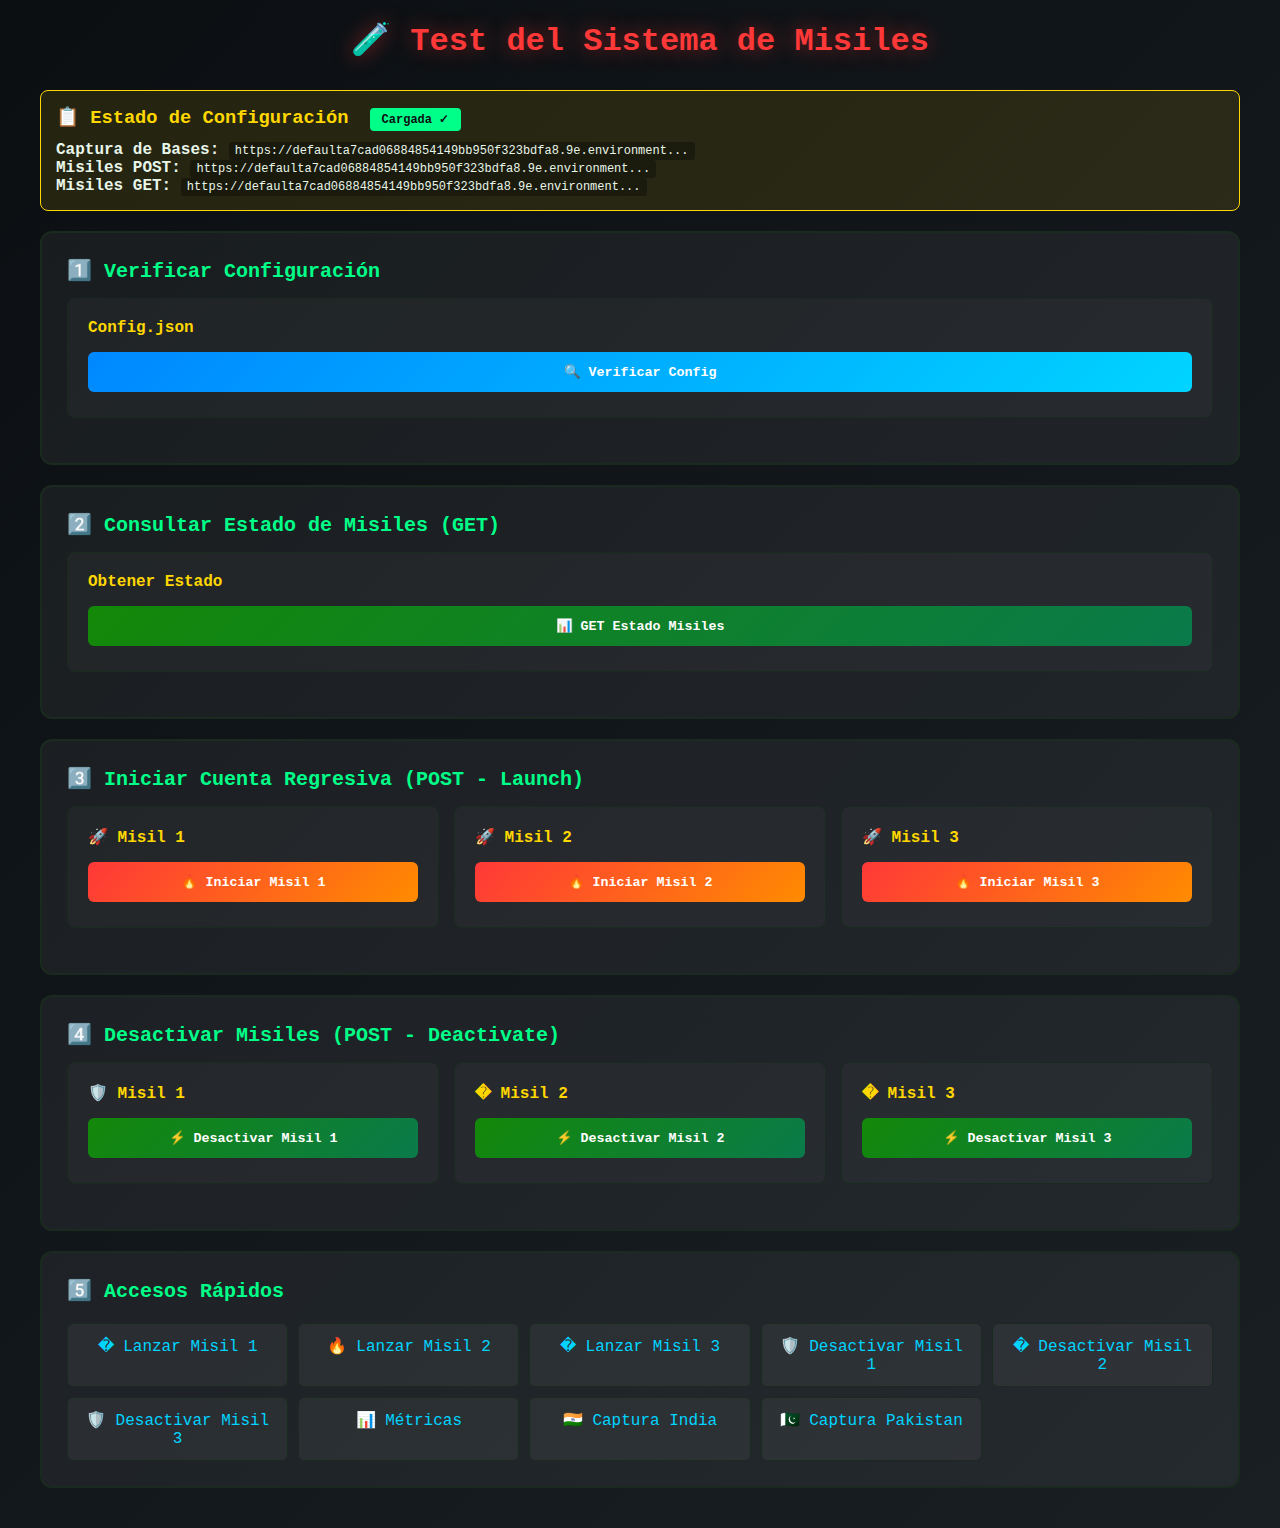
<file: test-misiles.html>
<!DOCTYPE html>
<html lang="es">
<head>
    <meta charset="UTF-8">
    <meta name="viewport" content="width=device-width, initial-scale=1.0">
    <title>🧪 Test de Misiles - Airsoft QR</title>
    <style>
        * {
            margin: 0;
            padding: 0;
            box-sizing: border-box;
        }

        body {
            font-family: 'Courier New', monospace;
            background: linear-gradient(135deg, #0B0F12 0%, #1a1f24 100%);
            color: #E8F5E9;
            padding: 20px;
            min-height: 100vh;
        }

        .container {
            max-width: 1200px;
            margin: 0 auto;
        }

        h1 {
            text-align: center;
            margin-bottom: 30px;
            color: #FF3838;
            text-shadow: 0 0 20px rgba(255, 56, 56, 0.5);
        }

        .test-section {
            background: rgba(255, 255, 255, 0.05);
            border: 2px solid #1B2A1F;
            border-radius: 12px;
            padding: 25px;
            margin-bottom: 20px;
        }

        .test-section h2 {
            color: #00FF88;
            margin-bottom: 15px;
            font-size: 20px;
        }

        .test-grid {
            display: grid;
            grid-template-columns: repeat(auto-fit, minmax(300px, 1fr));
            gap: 15px;
            margin-bottom: 20px;
        }

        .test-card {
            background: rgba(255, 255, 255, 0.03);
            border: 1px solid #1B2A1F;
            border-radius: 8px;
            padding: 20px;
        }

        .test-card h3 {
            color: #FFD700;
            margin-bottom: 10px;
            font-size: 16px;
        }

        button {
            width: 100%;
            padding: 12px;
            margin: 5px 0;
            border: none;
            border-radius: 6px;
            font-weight: bold;
            cursor: pointer;
            transition: all 0.3s ease;
            font-family: 'Courier New', monospace;
        }

        .btn-test {
            background: linear-gradient(135deg, #138808, #0B7A4B);
            color: white;
        }

        .btn-test:hover {
            transform: translateY(-2px);
            box-shadow: 0 4px 15px rgba(19, 136, 8, 0.4);
        }

        .btn-danger {
            background: linear-gradient(135deg, #FF3838, #FF8C00);
            color: white;
        }

        .btn-danger:hover {
            transform: translateY(-2px);
            box-shadow: 0 4px 15px rgba(255, 56, 56, 0.4);
        }

        .btn-info {
            background: linear-gradient(135deg, #0088FF, #00D4FF);
            color: white;
        }

        .btn-info:hover {
            transform: translateY(-2px);
            box-shadow: 0 4px 15px rgba(0, 136, 255, 0.4);
        }

        button:disabled {
            opacity: 0.5;
            cursor: not-allowed;
            pointer-events: none;
        }

        .result {
            margin-top: 15px;
            padding: 15px;
            border-radius: 6px;
            font-size: 14px;
            display: none;
        }

        .result.active {
            display: block;
        }

        .result.success {
            background: rgba(0, 255, 136, 0.1);
            border: 1px solid #00FF88;
            color: #00FF88;
        }

        .result.error {
            background: rgba(255, 56, 56, 0.1);
            border: 1px solid #FF3838;
            color: #FF3838;
        }

        .result.info {
            background: rgba(0, 136, 255, 0.1);
            border: 1px solid #0088FF;
            color: #0088FF;
        }

        .result pre {
            margin-top: 10px;
            padding: 10px;
            background: rgba(0, 0, 0, 0.3);
            border-radius: 4px;
            overflow-x: auto;
            font-size: 12px;
        }

        .config-info {
            background: rgba(255, 215, 0, 0.1);
            border: 1px solid #FFD700;
            padding: 15px;
            border-radius: 8px;
            margin-bottom: 20px;
        }

        .config-info h3 {
            color: #FFD700;
            margin-bottom: 10px;
        }

        .config-info code {
            background: rgba(0, 0, 0, 0.3);
            padding: 2px 6px;
            border-radius: 3px;
            font-size: 12px;
        }

        .status-badge {
            display: inline-block;
            padding: 4px 12px;
            border-radius: 4px;
            font-size: 12px;
            font-weight: bold;
            margin-left: 10px;
        }

        .status-badge.loaded {
            background: #00FF88;
            color: #0B0F12;
        }

        .status-badge.error {
            background: #FF3838;
            color: white;
        }

        .loader {
            display: none;
            width: 20px;
            height: 20px;
            border: 3px solid rgba(255, 255, 255, 0.3);
            border-top-color: white;
            border-radius: 50%;
            animation: spin 0.8s linear infinite;
            margin: 10px auto;
        }

        .loader.active {
            display: block;
        }

        @keyframes spin {
            to { transform: rotate(360deg); }
        }

        .quick-links {
            display: grid;
            grid-template-columns: repeat(auto-fit, minmax(200px, 1fr));
            gap: 10px;
            margin-top: 20px;
        }

        .quick-links a {
            display: block;
            padding: 12px;
            background: rgba(255, 255, 255, 0.05);
            border: 1px solid #1B2A1F;
            border-radius: 6px;
            text-align: center;
            text-decoration: none;
            color: #00D4FF;
            transition: all 0.3s ease;
        }

        .quick-links a:hover {
            background: rgba(255, 255, 255, 0.1);
            transform: translateY(-2px);
        }
    </style>
</head>
<body>
    <div class="container">
        <h1>🧪 Test del Sistema de Misiles</h1>

        <div class="config-info">
            <h3>📋 Estado de Configuración <span class="status-badge" id="configStatus">Cargando...</span></h3>
            <p><strong>Captura de Bases:</strong> <code id="captureUrl">-</code></p>
            <p><strong>Misiles POST:</strong> <code id="missilePostUrl">-</code></p>
            <p><strong>Misiles GET:</strong> <code id="missileGetUrl">-</code></p>
        </div>

        <!-- Test 1: Configuración -->
        <div class="test-section">
            <h2>1️⃣ Verificar Configuración</h2>
            <div class="test-grid">
                <div class="test-card">
                    <h3>Config.json</h3>
                    <button class="btn-info" onclick="testConfig()">🔍 Verificar Config</button>
                    <div class="result" id="result-config"></div>
                </div>
            </div>
        </div>

        <!-- Test 2: Misiles GET -->
        <div class="test-section">
            <h2>2️⃣ Consultar Estado de Misiles (GET)</h2>
            <div class="test-grid">
                <div class="test-card">
                    <h3>Obtener Estado</h3>
                    <button class="btn-test" onclick="testMissilesGet()">📊 GET Estado Misiles</button>
                    <div class="loader" id="loader-get"></div>
                    <div class="result" id="result-get"></div>
                </div>
            </div>
        </div>

        <!-- Test 3: Misiles POST -->
        <div class="test-section">
            <h2>3️⃣ Iniciar Cuenta Regresiva (POST - Launch)</h2>
            <div class="test-grid">
                <div class="test-card">
                    <h3>🚀 Misil 1</h3>
                    <button class="btn-danger" onclick="testMissileLaunch('1')">🔥 Iniciar Misil 1</button>
                    <div class="loader" id="loader-launch-1"></div>
                    <div class="result" id="result-launch-1"></div>
                </div>
                <div class="test-card">
                    <h3>🚀 Misil 2</h3>
                    <button class="btn-danger" onclick="testMissileLaunch('2')">🔥 Iniciar Misil 2</button>
                    <div class="loader" id="loader-launch-2"></div>
                    <div class="result" id="result-launch-2"></div>
                </div>
                <div class="test-card">
                    <h3>🚀 Misil 3</h3>
                    <button class="btn-danger" onclick="testMissileLaunch('3')">🔥 Iniciar Misil 3</button>
                    <div class="loader" id="loader-launch-3"></div>
                    <div class="result" id="result-launch-3"></div>
                </div>
            </div>
        </div>

        <!-- Test 4: Desactivar Misiles -->
        <div class="test-section">
            <h2>4️⃣ Desactivar Misiles (POST - Deactivate)</h2>
            <div class="test-grid">
                <div class="test-card">
                    <h3>🛡️ Misil 1</h3>
                    <button class="btn-test" onclick="testMissileDeactivate('1')">⚡ Desactivar Misil 1</button>
                    <div class="loader" id="loader-post-1"></div>
                    <div class="result" id="result-post-1"></div>
                </div>
                <div class="test-card">
                    <h3>�️ Misil 2</h3>
                    <button class="btn-test" onclick="testMissileDeactivate('2')">⚡ Desactivar Misil 2</button>
                    <div class="loader" id="loader-post-2"></div>
                    <div class="result" id="result-post-2"></div>
                </div>
                <div class="test-card">
                    <h3>�️ Misil 3</h3>
                    <button class="btn-test" onclick="testMissileDeactivate('3')">⚡ Desactivar Misil 3</button>
                    <div class="loader" id="loader-post-3"></div>
                    <div class="result" id="result-post-3"></div>
                </div>
            </div>
        </div>

        <!-- Test 5: Links Rápidos -->
        <div class="test-section">
            <h2>5️⃣ Accesos Rápidos</h2>
            <div class="quick-links">
                <a href="lanzar-misil.html?missile=1" target="_blank">� Lanzar Misil 1</a>
                <a href="lanzar-misil.html?missile=2" target="_blank">🔥 Lanzar Misil 2</a>
                <a href="lanzar-misil.html?missile=3" target="_blank">� Lanzar Misil 3</a>
                <a href="misil.html?missile=1" target="_blank">🛡️ Desactivar Misil 1</a>
                <a href="misil.html?missile=2" target="_blank">�️ Desactivar Misil 2</a>
                <a href="misil.html?missile=3" target="_blank">🛡️ Desactivar Misil 3</a>
                <a href="metrics.html" target="_blank">📊 Métricas</a>
                <a href="index.html?team=india" target="_blank">🇮🇳 Captura India</a>
                <a href="index.html?team=pakistan" target="_blank">🇵🇰 Captura Pakistan</a>
            </div>
        </div>
    </div>

    <script>
        let CONFIG = null;

        // Cargar configuración
        async function loadConfig() {
            try {
                const response = await fetch('config.json');
                CONFIG = await response.json();
                
                document.getElementById('captureUrl').textContent = CONFIG.apiUrl.substring(0, 60) + '...';
                document.getElementById('missilePostUrl').textContent = CONFIG.missileApiUrl.substring(0, 60) + '...';
                document.getElementById('missileGetUrl').textContent = CONFIG.missileMetricsUrl.substring(0, 60) + '...';
                
                document.getElementById('configStatus').textContent = 'Cargada ✓';
                document.getElementById('configStatus').className = 'status-badge loaded';
                
                return true;
            } catch (error) {
                console.error('Error cargando config:', error);
                document.getElementById('configStatus').textContent = 'Error ✗';
                document.getElementById('configStatus').className = 'status-badge error';
                return false;
            }
        }

        // Test 1: Verificar Config
        function testConfig() {
            const result = document.getElementById('result-config');
            
            if (!CONFIG) {
                showResult('result-config', 'error', '❌ Config no cargado');
                return;
            }

            const checks = [
                { name: 'apiUrl', value: CONFIG.apiUrl },
                { name: 'missileApiUrl', value: CONFIG.missileApiUrl },
                { name: 'missileMetricsUrl', value: CONFIG.missileMetricsUrl },
                { name: 'cooldownMinutes', value: CONFIG.cooldownMinutes },
                { name: 'eventLocation', value: CONFIG.eventLocation }
            ];

            const allValid = checks.every(check => check.value);

            if (allValid) {
                showResult('result-config', 'success', 
                    '✅ Todas las configuraciones están presentes',
                    JSON.stringify(CONFIG, null, 2)
                );
            } else {
                const missing = checks.filter(check => !check.value).map(c => c.name);
                showResult('result-config', 'error', 
                    `❌ Faltan configuraciones: ${missing.join(', ')}`
                );
            }
        }

        // Test 2: GET Estado Misiles
        async function testMissilesGet() {
            if (!CONFIG) {
                showResult('result-get', 'error', '❌ Config no cargado');
                return;
            }

            showLoader('loader-get', true);
            showResult('result-get', 'info', '⏳ Consultando estado de misiles...');

            try {
                const response = await fetch(CONFIG.missileMetricsUrl, {
                    method: 'GET'
                });

                showLoader('loader-get', false);

                if (response.ok) {
                    const data = await response.json();
                    console.log('Respuesta GET misiles:', data);
                    
                    let message = '✅ Estado obtenido correctamente\n\n';
                    
                    // Manejar respuesta con statusCode y body
                    let missileData;
                    if (data.body && data.body.value) {
                        missileData = data.body.value;
                    } else if (data.value) {
                        missileData = data.value;
                    } else {
                        missileData = [];
                    }
                    
                    if (Array.isArray(missileData) && missileData.length > 0) {
                        missileData.forEach((missile) => {
                            const num = missile.Title; // "1", "2", "3"
                            const estado = missile.field_1; // "Armado" o "Desactivado"
                            const modified = new Date(missile.Modified).toLocaleString('es-AR');
                            message += `Misil ${num}: ${estado} (Modificado: ${modified})\n`;
                        });
                    } else {
                        message += 'No se encontraron misiles\n';
                    }

                    showResult('result-get', 'success', message, JSON.stringify(data, null, 2));
                } else {
                    const errorText = await response.text();
                    showResult('result-get', 'error', 
                        `❌ Error ${response.status}: ${response.statusText}`,
                        errorText
                    );
                }
            } catch (error) {
                showLoader('loader-get', false);
                showResult('result-get', 'error', 
                    `❌ Error de conexión: ${error.message}`
                );
            }
        }

        // Test 3: POST Iniciar/Lanzar Misil (action: "initiate")
        async function testMissileLaunch(missileId) {
            if (!CONFIG) {
                showResult(`result-launch-${missileId}`, 'error', '❌ Config no cargado');
                return;
            }

            showLoader(`loader-launch-${missileId}`, true);
            showResult(`result-launch-${missileId}`, 'info', '⏳ Iniciando cuenta regresiva...');

            const payload = {
                missile: missileId,
                action: 'initiate',
                ts: new Date().toISOString(),
                deviceId: 'test-device-' + Math.random().toString(36).substr(2, 9),
                userAgent: navigator.userAgent,
                location: {
                    lat: -32.83114,
                    lng: -60.70558,
                    accuracy: 10
                }
            };

            try {
                const response = await fetch(CONFIG.missileLaunchUrl || CONFIG.missileApiUrl, {
                    method: 'POST',
                    headers: {
                        'Content-Type': 'application/json'
                    },
                    body: JSON.stringify(payload)
                });

                showLoader(`loader-launch-${missileId}`, false);

                // Primero obtener el texto de la respuesta
                const responseText = await response.text();
                console.log('Response raw:', responseText);

                let data;
                try {
                    data = JSON.parse(responseText);
                } catch (e) {
                    showResult(`result-launch-${missileId}`, 'error', 
                        `❌ Respuesta no es JSON válido (Status ${response.status})`,
                        responseText
                    );
                    return;
                }

                if (response.ok) {
                    showResult(`result-launch-${missileId}`, 'success', 
                        `✅ Misil ${missileId} - Cuenta regresiva iniciada (60 min)`,
                        JSON.stringify(data, null, 2)
                    );
                } else {
                    showResult(`result-launch-${missileId}`, 'error', 
                        `❌ Error ${response.status}: ${data.error || response.statusText}`,
                        JSON.stringify(data, null, 2)
                    );
                }
            } catch (error) {
                showLoader(`loader-launch-${missileId}`, false);
                showResult(`result-launch-${missileId}`, 'error', 
                    `❌ Error de conexión: ${error.message}`
                );
            }
        }

        // Test 4: POST Desactivar Misil (action: "deactivate")
        async function testMissileDeactivate(missileId) {
            if (!CONFIG) {
                showResult(`result-post-${missileId}`, 'error', '❌ Config no cargado');
                return;
            }

            showLoader(`loader-post-${missileId}`, true);
            showResult(`result-post-${missileId}`, 'info', '⏳ Desactivando misil...');

            const payload = {
                missile: missileId,
                action: 'deactivate',
                ts: new Date().toISOString(),
                deviceId: 'test-device-' + Math.random().toString(36).substr(2, 9),
                userAgent: navigator.userAgent,
                location: {
                    lat: -32.83114,
                    lng: -60.70558,
                    accuracy: 10
                }
            };

            try {
                const response = await fetch(CONFIG.missileApiUrl, {
                    method: 'POST',
                    headers: {
                        'Content-Type': 'application/json'
                    },
                    body: JSON.stringify(payload)
                });

                showLoader(`loader-post-${missileId}`, false);

                // Primero obtener el texto de la respuesta
                const responseText = await response.text();
                console.log('Response raw:', responseText);

                let data;
                try {
                    data = JSON.parse(responseText);
                } catch (e) {
                    showResult(`result-post-${missileId}`, 'error', 
                        `❌ Respuesta no es JSON válido (Status ${response.status})`,
                        responseText
                    );
                    return;
                }

                if (response.ok) {
                    showResult(`result-post-${missileId}`, 'success', 
                        `✅ Misil ${missileId} desactivado correctamente`,
                        JSON.stringify(data, null, 2)
                    );
                } else if (response.status === 409) {
                    showResult(`result-post-${missileId}`, 'info', 
                        `ℹ️ Misil ${missileId} ya estaba desactivado`,
                        JSON.stringify(data, null, 2)
                    );
                } else {
                    showResult(`result-post-${missileId}`, 'error', 
                        `❌ Error ${response.status}: ${data.error || response.statusText}`,
                        JSON.stringify(data, null, 2)
                    );
                }
            } catch (error) {
                showLoader(`loader-post-${missileId}`, false);
                showResult(`result-post-${missileId}`, 'error', 
                    `❌ Error de conexión: ${error.message}`
                );
            }
        }

        // Helpers
        function showResult(elementId, type, message, details = null) {
            const result = document.getElementById(elementId);
            result.className = `result active ${type}`;
            
            let html = `<strong>${message}</strong>`;
            if (details) {
                html += `<pre>${details}</pre>`;
            }
            
            result.innerHTML = html;
        }

        function showLoader(elementId, show) {
            const loader = document.getElementById(elementId);
            if (show) {
                loader.classList.add('active');
            } else {
                loader.classList.remove('active');
            }
        }

        // Cargar config al inicio
        window.addEventListener('DOMContentLoaded', loadConfig);
    </script>
</body>
</html>
</file>
